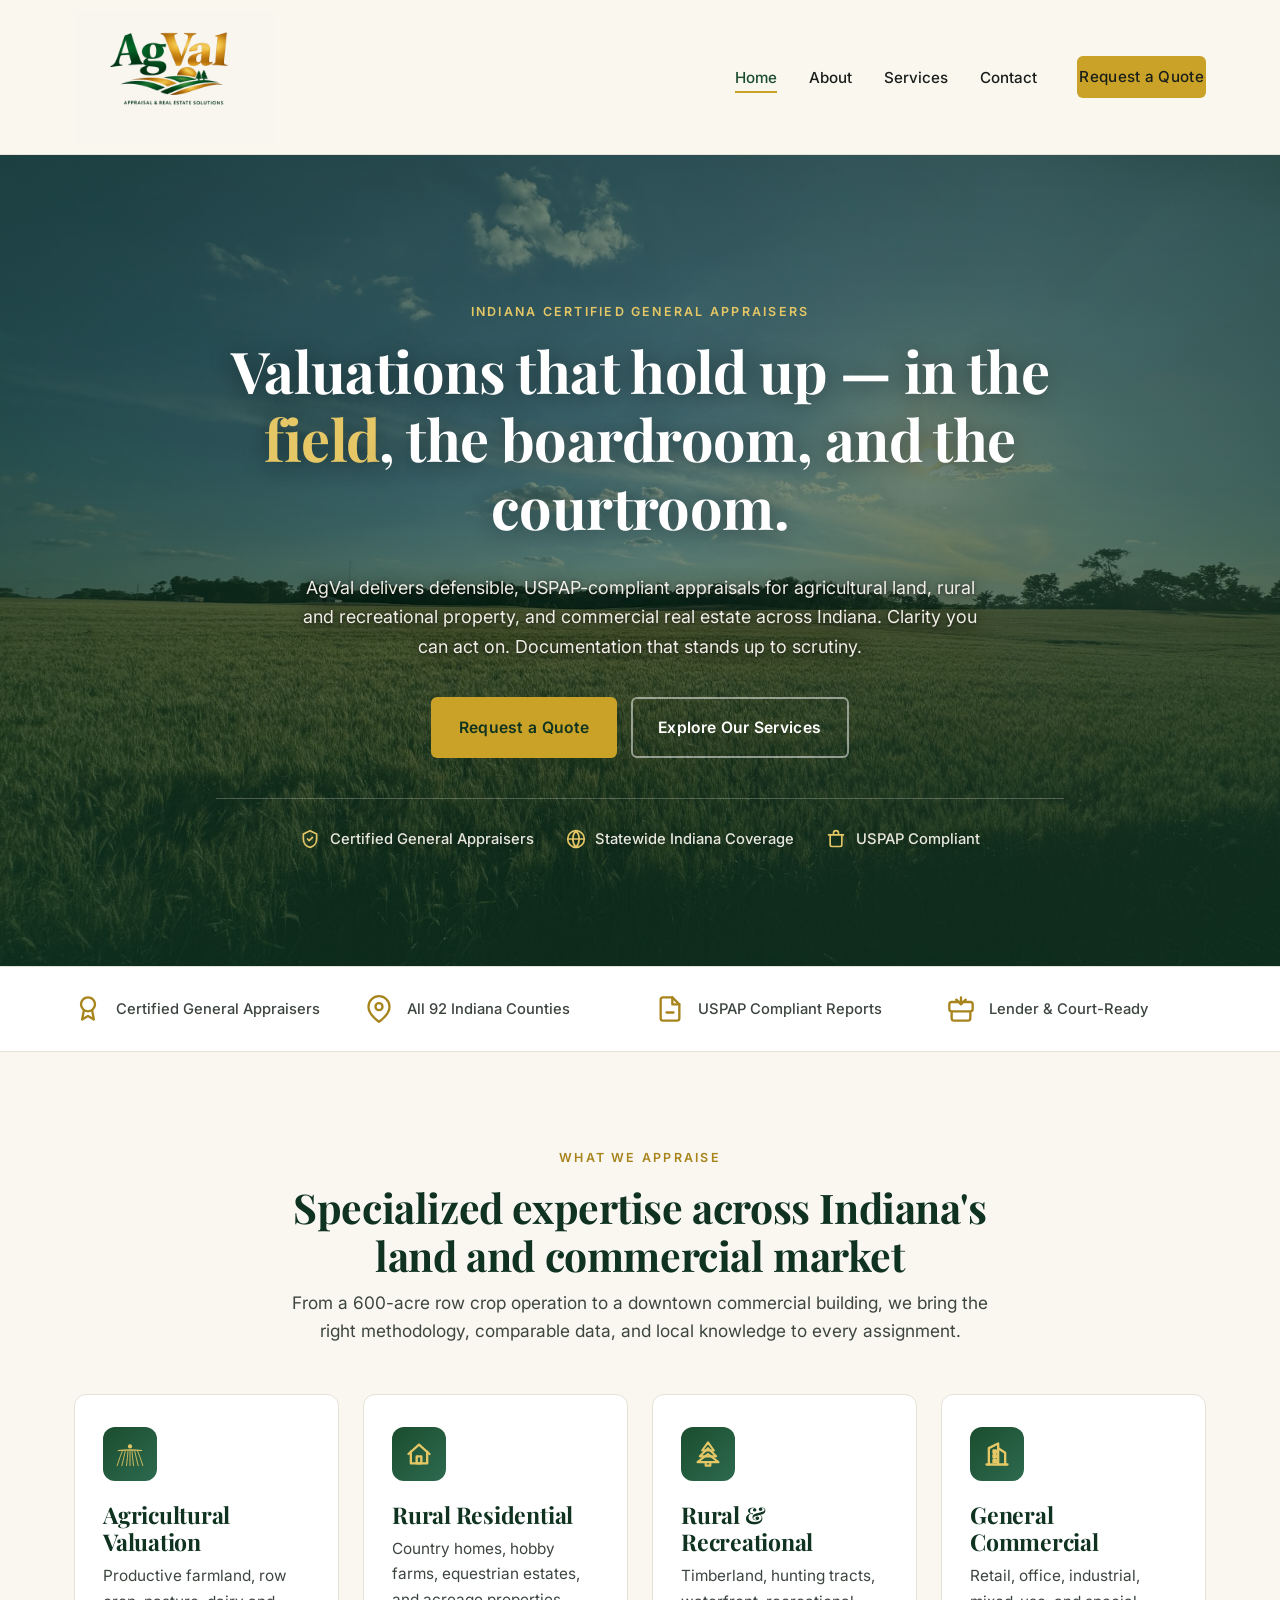
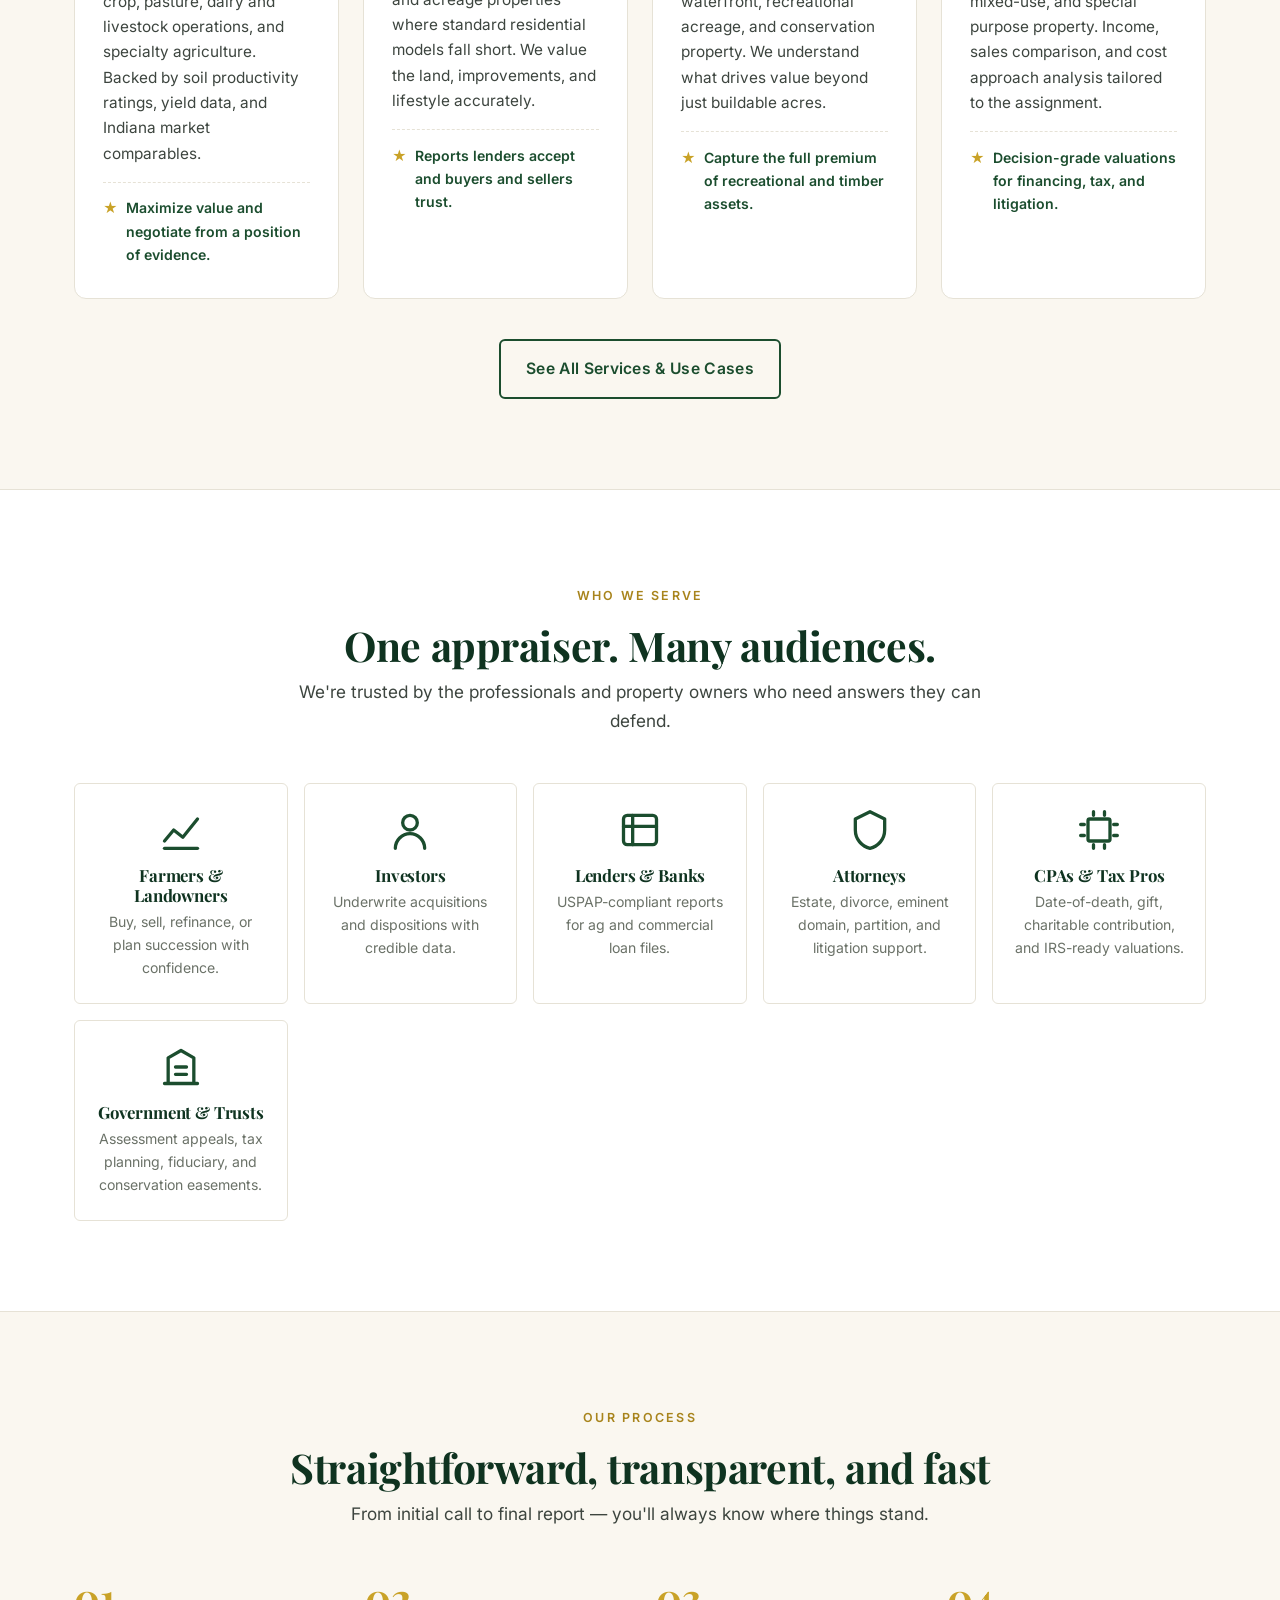
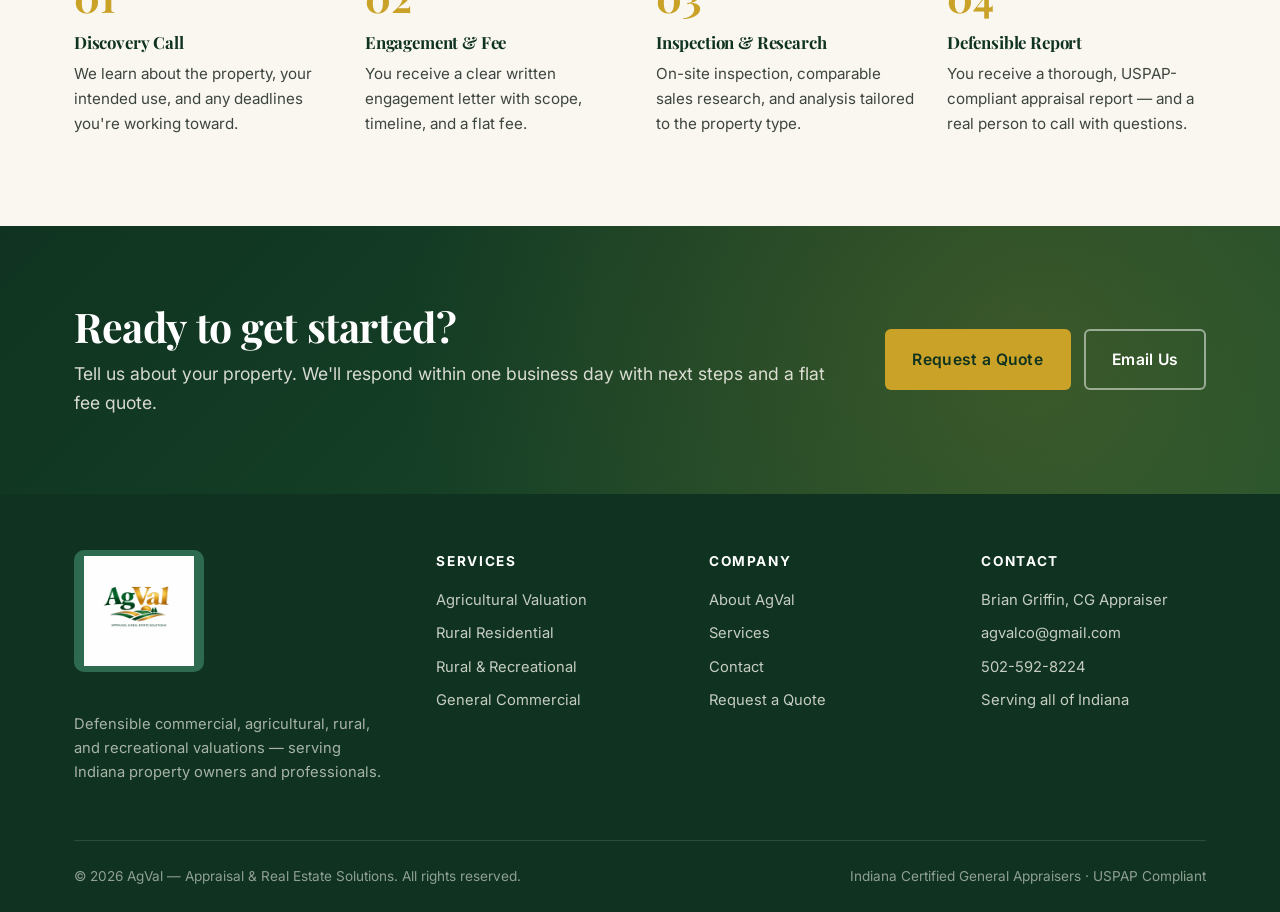
<file: index.html>
<!DOCTYPE html>
<html lang="en">
<head>
  <meta charset="UTF-8" />
  <meta name="viewport" content="width=device-width, initial-scale=1.0" />
  <title>AgVal | Indiana Commercial, Agricultural & Rural Property Appraisals</title>
  <meta name="description" content="AgVal delivers defensible, USPAP-compliant commercial appraisals across Indiana — agricultural land, rural residential, recreational property, and general commercial. Certified General Appraisers serving farmers, investors, lenders, attorneys, and CPAs." />
  <meta name="keywords" content="Indiana commercial appraiser, agricultural land appraisal, farm appraisal Indiana, rural property valuation, certified general appraiser, USPAP appraisal, recreational land appraisal" />
  <meta name="author" content="AgVal — Appraisal & Real Estate Solutions" />
  <meta name="theme-color" content="#1B4D2E" />

  <!-- Open Graph -->
  <meta property="og:type" content="website" />
  <meta property="og:title" content="AgVal | Indiana Commercial & Agricultural Appraisals" />
  <meta property="og:description" content="Certified General Appraisers serving Indiana. Defensible valuations for agriculture, rural, recreational, and commercial property." />
  <meta property="og:site_name" content="AgVal" />

  <!-- Fonts -->
  <link rel="preconnect" href="https://fonts.googleapis.com" />
  <link rel="preconnect" href="https://fonts.gstatic.com" crossorigin />
  <link href="https://fonts.googleapis.com/css2?family=Inter:wght@400;500;600;700&family=Playfair+Display:wght@600;700;800&display=swap" rel="stylesheet" />

  <link rel="stylesheet" href="styles.css" />

  <!-- Structured data -->
  <script type="application/ld+json">
  {
    "@context": "https://schema.org",
    "@type": "ProfessionalService",
    "name": "AgVal — Appraisal & Real Estate Solutions",
    "description": "Certified General Appraisers providing commercial, agricultural, rural residential, and recreational property valuations across Indiana.",
    "areaServed": { "@type": "State", "name": "Indiana" },
    "serviceType": ["Agricultural Appraisal", "Rural Residential Appraisal", "Recreational Land Appraisal", "General Commercial Appraisal"],
    "email": "agvalco@gmail.com"
  }
  </script>
</head>
<body>

  <!-- ============== HEADER ============== -->
  <header class="site-header">
    <nav class="nav" aria-label="Primary">
      <a href="index.html" class="brand" aria-label="AgVal home">
        <img src="agval-logo.png" alt="AgVal — Appraisal & Real Estate Solutions" class="brand-logo" />
      </a>

      <button class="nav-toggle" aria-label="Toggle menu" aria-expanded="false" aria-controls="primary-nav">
        <svg viewBox="0 0 24 24" fill="none" stroke="currentColor" stroke-width="2.2" stroke-linecap="round">
          <line x1="4" y1="7"  x2="20" y2="7"/>
          <line x1="4" y1="12" x2="20" y2="12"/>
          <line x1="4" y1="17" x2="20" y2="17"/>
        </svg>
      </button>

      <ul class="nav-links" id="primary-nav">
        <li><a href="index.html" class="active">Home</a></li>
        <li><a href="about.html">About</a></li>
        <li><a href="services.html">Services</a></li>
        <li><a href="contact.html">Contact</a></li>
        <li class="nav-cta"><a href="contact.html" class="btn btn-gold">Request a Quote</a></li>
      </ul>
    </nav>
  </header>

  <main>

    <!-- ============== HERO ============== -->
    <section class="hero">
      <div class="hero-inner reveal">
        <span class="eyebrow">Indiana Certified General Appraisers</span>
        <h1>Valuations that hold up — in the <span class="accent">field</span>, the boardroom, and the courtroom.</h1>
        <p class="hero-lede">
          AgVal delivers defensible, USPAP-compliant appraisals for agricultural land, rural and recreational property, and commercial real estate across Indiana. Clarity you can act on. Documentation that stands up to scrutiny.
        </p>
        <div class="hero-ctas">
          <a href="contact.html" class="btn btn-gold">Request a Quote</a>
          <a href="services.html" class="btn btn-outline-light">Explore Our Services</a>
        </div>
        <div class="hero-meta">
          <div class="hero-meta-item">
            <svg viewBox="0 0 24 24" fill="none" stroke="currentColor" stroke-width="2" stroke-linecap="round" stroke-linejoin="round"><path d="M12 2 L4 6 v6 c0 5 3.5 9 8 10 4.5-1 8-5 8-10 V6 z"/><path d="M9 12 l2 2 4-4"/></svg>
            Certified General Appraisers
          </div>
          <div class="hero-meta-item">
            <svg viewBox="0 0 24 24" fill="none" stroke="currentColor" stroke-width="2" stroke-linecap="round" stroke-linejoin="round"><circle cx="12" cy="12" r="10"/><path d="M2 12h20M12 2a15 15 0 0 1 0 20M12 2a15 15 0 0 0 0 20"/></svg>
            Statewide Indiana Coverage
          </div>
          <div class="hero-meta-item">
            <svg viewBox="0 0 24 24" fill="none" stroke="currentColor" stroke-width="2" stroke-linecap="round" stroke-linejoin="round"><path d="M3 7h18M5 7v12a2 2 0 0 0 2 2h10a2 2 0 0 0 2-2V7M9 7V5a3 3 0 0 1 6 0v2"/></svg>
            USPAP Compliant
          </div>
        </div>
      </div>
    </section>

    <!-- ============== TRUST BAR ============== -->
    <section class="trust-bar" aria-label="Credentials">
      <div class="container">
        <div class="trust-grid">
          <div class="trust-item">
            <svg viewBox="0 0 24 24" fill="none" stroke="currentColor" stroke-width="2" stroke-linecap="round" stroke-linejoin="round"><circle cx="12" cy="8" r="6"/><path d="m8.5 13-1.5 8 5-3 5 3-1.5-8"/></svg>
            <span>Certified General Appraisers</span>
          </div>
          <div class="trust-item">
            <svg viewBox="0 0 24 24" fill="none" stroke="currentColor" stroke-width="2" stroke-linecap="round" stroke-linejoin="round"><path d="M21 10c0 7-9 13-9 13s-9-6-9-13a9 9 0 0 1 18 0z"/><circle cx="12" cy="10" r="3"/></svg>
            <span>All 92 Indiana Counties</span>
          </div>
          <div class="trust-item">
            <svg viewBox="0 0 24 24" fill="none" stroke="currentColor" stroke-width="2" stroke-linecap="round" stroke-linejoin="round"><path d="M14 2H6a2 2 0 0 0-2 2v16a2 2 0 0 0 2 2h12a2 2 0 0 0 2-2V8z"/><polyline points="14 2 14 8 20 8"/><line x1="9" y1="15" x2="15" y2="15"/></svg>
            <span>USPAP Compliant Reports</span>
          </div>
          <div class="trust-item">
            <svg viewBox="0 0 24 24" fill="none" stroke="currentColor" stroke-width="2" stroke-linecap="round" stroke-linejoin="round"><path d="M12 2v6m0 0 4-4m-4 4L8 4M4 14h16M4 14a2 2 0 0 1-2-2V8a2 2 0 0 1 2-2h16a2 2 0 0 1 2 2v4a2 2 0 0 1-2 2M4 14v6a2 2 0 0 0 2 2h12a2 2 0 0 0 2-2v-6"/></svg>
            <span>Lender &amp; Court-Ready</span>
          </div>
        </div>
      </div>
    </section>

    <!-- ============== SERVICES OVERVIEW ============== -->
    <section id="services">
      <div class="container">
        <div class="section-head reveal">
          <span class="eyebrow">What We Appraise</span>
          <h2>Specialized expertise across Indiana's land and commercial market</h2>
          <p>From a 600-acre row crop operation to a downtown commercial building, we bring the right methodology, comparable data, and local knowledge to every assignment.</p>
        </div>

        <div class="services-grid">
          <article class="service-card reveal">
            <div class="service-icon" aria-hidden="true">
              <svg viewBox="0 0 24 24">
                <!-- Sun on the horizon -->
                <circle cx="12" cy="5.5" r="1.8" fill="currentColor"/>
                <!-- Horizon line (slight curve) -->
                <path d="M2 9 Q12 7.8 22 9" stroke="currentColor" stroke-width="1" stroke-linecap="round" fill="none"/>
                <!-- Field rows in perspective, fanning toward the viewer -->
                <g stroke="currentColor" stroke-width="0.75" stroke-linecap="round" fill="none">
                  <path d="M5.5  9.4 Q3.5  14  1   22"/>
                  <path d="M8    9.2 Q7    14  5   22"/>
                  <path d="M10.3 9.1 Q10   14  9   22"/>
                  <path d="M12   9   Q12   14 12   22"/>
                  <path d="M13.7 9.1 Q14   14 15   22"/>
                  <path d="M16   9.2 Q17   14 19   22"/>
                  <path d="M18.5 9.4 Q20.5 14 23  22"/>
                </g>
              </svg>
            </div>
            <h3>Agricultural Valuation</h3>
            <p>Productive farmland, row crop, pasture, dairy and livestock operations, and specialty agriculture. Backed by soil productivity ratings, yield data, and Indiana market comparables.</p>
            <div class="benefit">Maximize value and negotiate from a position of evidence.</div>
          </article>

          <article class="service-card reveal">
            <div class="service-icon" aria-hidden="true">
              <svg viewBox="0 0 24 24" fill="none" stroke="currentColor" stroke-width="2" stroke-linecap="round" stroke-linejoin="round"><path d="M3 12 12 4l9 8"/><path d="M5 10v10h14V10"/><rect x="10" y="14" width="4" height="6"/></svg>
            </div>
            <h3>Rural Residential</h3>
            <p>Country homes, hobby farms, equestrian estates, and acreage properties where standard residential models fall short. We value the land, improvements, and lifestyle accurately.</p>
            <div class="benefit">Reports lenders accept and buyers and sellers trust.</div>
          </article>

          <article class="service-card reveal">
            <div class="service-icon" aria-hidden="true">
              <svg viewBox="0 0 24 24" fill="none" stroke="currentColor" stroke-width="1.8" stroke-linecap="round" stroke-linejoin="round">
                <path d="M12 2 L7 9 L17 9 Z"/>
                <path d="M12 7 L5 14 L19 14 Z"/>
                <path d="M12 12 L3 19 L21 19 Z"/>
                <path d="M10 19 V22 H14 V19"/>
              </svg>
            </div>
            <h3>Rural &amp; Recreational</h3>
            <p>Timberland, hunting tracts, waterfront, recreational acreage, and conservation property. We understand what drives value beyond just buildable acres.</p>
            <div class="benefit">Capture the full premium of recreational and timber assets.</div>
          </article>

          <article class="service-card reveal">
            <div class="service-icon" aria-hidden="true">
              <svg viewBox="0 0 24 24" fill="none" stroke="currentColor" stroke-width="2" stroke-linecap="round" stroke-linejoin="round"><path d="M3 21h18"/><path d="M5 21V7l8-4v18"/><path d="M19 21V11l-6-4"/><rect x="9" y="9" width="2" height="2"/><rect x="9" y="13" width="2" height="2"/><rect x="9" y="17" width="2" height="2"/></svg>
            </div>
            <h3>General Commercial</h3>
            <p>Retail, office, industrial, mixed-use, and special purpose property. Income, sales comparison, and cost approach analysis tailored to the assignment.</p>
            <div class="benefit">Decision-grade valuations for financing, tax, and litigation.</div>
          </article>
        </div>

        <div style="text-align:center; margin-top: 2.5rem;">
          <a href="services.html" class="btn btn-outline">See All Services &amp; Use Cases</a>
        </div>
      </div>
    </section>

    <!-- ============== WHO WE SERVE ============== -->
    <section style="background: var(--paper); border-top: 1px solid var(--hairline); border-bottom: 1px solid var(--hairline);">
      <div class="container">
        <div class="section-head reveal">
          <span class="eyebrow">Who We Serve</span>
          <h2>One appraiser. Many audiences.</h2>
          <p>We're trusted by the professionals and property owners who need answers they can defend.</p>
        </div>
        <div class="audience-grid">
          <div class="audience-card reveal">
            <svg class="icon" viewBox="0 0 24 24" fill="none" stroke="currentColor" stroke-width="1.8" stroke-linecap="round" stroke-linejoin="round"><path d="M3 18 L8 12 L13 16 L21 6"/><path d="M3 22h18"/></svg>
            <h4>Farmers &amp; Landowners</h4>
            <p>Buy, sell, refinance, or plan succession with confidence.</p>
          </div>
          <div class="audience-card reveal">
            <svg class="icon" viewBox="0 0 24 24" fill="none" stroke="currentColor" stroke-width="1.8" stroke-linecap="round" stroke-linejoin="round"><circle cx="12" cy="8" r="4"/><path d="M4 22a8 8 0 0 1 16 0"/></svg>
            <h4>Investors</h4>
            <p>Underwrite acquisitions and dispositions with credible data.</p>
          </div>
          <div class="audience-card reveal">
            <svg class="icon" viewBox="0 0 24 24" fill="none" stroke="currentColor" stroke-width="1.8" stroke-linecap="round" stroke-linejoin="round"><rect x="3" y="4" width="18" height="16" rx="2"/><path d="M3 10h18M8 4v16"/></svg>
            <h4>Lenders &amp; Banks</h4>
            <p>USPAP-compliant reports for ag and commercial loan files.</p>
          </div>
          <div class="audience-card reveal">
            <svg class="icon" viewBox="0 0 24 24" fill="none" stroke="currentColor" stroke-width="1.8" stroke-linecap="round" stroke-linejoin="round"><path d="M12 2 L4 6 v6 c0 5 3.5 9 8 10 4.5-1 8-5 8-10 V6 z"/></svg>
            <h4>Attorneys</h4>
            <p>Estate, divorce, eminent domain, partition, and litigation support.</p>
          </div>
          <div class="audience-card reveal">
            <svg class="icon" viewBox="0 0 24 24" fill="none" stroke="currentColor" stroke-width="1.8" stroke-linecap="round" stroke-linejoin="round"><path d="M9 2v2M15 2v2M9 20v2M15 20v2M2 9h2M2 15h2M20 9h2M20 15h2"/><rect x="6" y="6" width="12" height="12" rx="1"/></svg>
            <h4>CPAs &amp; Tax Pros</h4>
            <p>Date-of-death, gift, charitable contribution, and IRS-ready valuations.</p>
          </div>
          <div class="audience-card reveal">
            <svg class="icon" viewBox="0 0 24 24" fill="none" stroke="currentColor" stroke-width="1.8" stroke-linecap="round" stroke-linejoin="round"><path d="M3 21h18M5 21V7l7-4 7 4v14"/><path d="M9 12h6M9 16h6"/></svg>
            <h4>Government &amp; Trusts</h4>
            <p>Assessment appeals, tax planning, fiduciary, and conservation easements.</p>
          </div>
        </div>
      </div>
    </section>

    <!-- ============== PROCESS ============== -->
    <section>
      <div class="container">
        <div class="section-head reveal">
          <span class="eyebrow">Our Process</span>
          <h2>Straightforward, transparent, and fast</h2>
          <p>From initial call to final report — you'll always know where things stand.</p>
        </div>
        <div class="steps">
          <div class="step reveal">
            <h4>Discovery Call</h4>
            <p>We learn about the property, your intended use, and any deadlines you're working toward.</p>
          </div>
          <div class="step reveal">
            <h4>Engagement &amp; Fee</h4>
            <p>You receive a clear written engagement letter with scope, timeline, and a flat fee.</p>
          </div>
          <div class="step reveal">
            <h4>Inspection &amp; Research</h4>
            <p>On-site inspection, comparable sales research, and analysis tailored to the property type.</p>
          </div>
          <div class="step reveal">
            <h4>Defensible Report</h4>
            <p>You receive a thorough, USPAP-compliant appraisal report — and a real person to call with questions.</p>
          </div>
        </div>
      </div>
    </section>

    <!-- ============== REVIEWS ============== -->
    <!-- HIDDEN until real client reviews are collected. To re-enable, delete this
         opening comment line and the matching "END HIDDEN REVIEWS" comment below. -->
    <!--
    <section class="reviews" style="background: var(--paper); border-top: 1px solid var(--hairline); border-bottom: 1px solid var(--hairline);">
      <div class="container">
        <div class="section-head reveal">
          <span class="eyebrow">Client Reviews</span>
          <h2>What clients say about working with AgVal</h2>
          <p>Lenders, landowners, and professionals across Indiana rely on our reports when the value has to hold up.</p>
        </div>

        <div class="reviews-grid">
          <article class="review-card reveal">
            <div class="review-stars" role="img" aria-label="Rated 5 out of 5 stars">
              <svg viewBox="0 0 24 24" aria-hidden="true"><path d="M12 2l2.9 6.1 6.6.9-4.8 4.6 1.2 6.6L12 18.6 6.1 20.2l1.2-6.6L2.5 9l6.6-.9z"/></svg>
              <svg viewBox="0 0 24 24" aria-hidden="true"><path d="M12 2l2.9 6.1 6.6.9-4.8 4.6 1.2 6.6L12 18.6 6.1 20.2l1.2-6.6L2.5 9l6.6-.9z"/></svg>
              <svg viewBox="0 0 24 24" aria-hidden="true"><path d="M12 2l2.9 6.1 6.6.9-4.8 4.6 1.2 6.6L12 18.6 6.1 20.2l1.2-6.6L2.5 9l6.6-.9z"/></svg>
              <svg viewBox="0 0 24 24" aria-hidden="true"><path d="M12 2l2.9 6.1 6.6.9-4.8 4.6 1.2 6.6L12 18.6 6.1 20.2l1.2-6.6L2.5 9l6.6-.9z"/></svg>
              <svg viewBox="0 0 24 24" aria-hidden="true"><path d="M12 2l2.9 6.1 6.6.9-4.8 4.6 1.2 6.6L12 18.6 6.1 20.2l1.2-6.6L2.5 9l6.6-.9z"/></svg>
            </div>
            <p class="review-quote">The report was thorough, well-supported, and delivered on time. When our loan committee had questions, every answer was already in the appraisal. Exactly what we needed.</p>
            <div class="review-author">
              <span class="review-name">Placeholder Name</span>
              <span class="review-role">Agricultural Lender, Central Indiana</span>
            </div>
          </article>

          <article class="review-card reveal">
            <div class="review-stars" role="img" aria-label="Rated 5 out of 5 stars">
              <svg viewBox="0 0 24 24" aria-hidden="true"><path d="M12 2l2.9 6.1 6.6.9-4.8 4.6 1.2 6.6L12 18.6 6.1 20.2l1.2-6.6L2.5 9l6.6-.9z"/></svg>
              <svg viewBox="0 0 24 24" aria-hidden="true"><path d="M12 2l2.9 6.1 6.6.9-4.8 4.6 1.2 6.6L12 18.6 6.1 20.2l1.2-6.6L2.5 9l6.6-.9z"/></svg>
              <svg viewBox="0 0 24 24" aria-hidden="true"><path d="M12 2l2.9 6.1 6.6.9-4.8 4.6 1.2 6.6L12 18.6 6.1 20.2l1.2-6.6L2.5 9l6.6-.9z"/></svg>
              <svg viewBox="0 0 24 24" aria-hidden="true"><path d="M12 2l2.9 6.1 6.6.9-4.8 4.6 1.2 6.6L12 18.6 6.1 20.2l1.2-6.6L2.5 9l6.6-.9z"/></svg>
              <svg viewBox="0 0 24 24" aria-hidden="true"><path d="M12 2l2.9 6.1 6.6.9-4.8 4.6 1.2 6.6L12 18.6 6.1 20.2l1.2-6.6L2.5 9l6.6-.9z"/></svg>
            </div>
            <p class="review-quote">Brian understood our family farm and what it was really worth — not just the acreage. The valuation held up through the entire estate process without a single objection.</p>
            <div class="review-author">
              <span class="review-name">Placeholder Name</span>
              <span class="review-role">Landowner, Northern Indiana</span>
            </div>
          </article>

          <article class="review-card reveal">
            <div class="review-stars" role="img" aria-label="Rated 5 out of 5 stars">
              <svg viewBox="0 0 24 24" aria-hidden="true"><path d="M12 2l2.9 6.1 6.6.9-4.8 4.6 1.2 6.6L12 18.6 6.1 20.2l1.2-6.6L2.5 9l6.6-.9z"/></svg>
              <svg viewBox="0 0 24 24" aria-hidden="true"><path d="M12 2l2.9 6.1 6.6.9-4.8 4.6 1.2 6.6L12 18.6 6.1 20.2l1.2-6.6L2.5 9l6.6-.9z"/></svg>
              <svg viewBox="0 0 24 24" aria-hidden="true"><path d="M12 2l2.9 6.1 6.6.9-4.8 4.6 1.2 6.6L12 18.6 6.1 20.2l1.2-6.6L2.5 9l6.6-.9z"/></svg>
              <svg viewBox="0 0 24 24" aria-hidden="true"><path d="M12 2l2.9 6.1 6.6.9-4.8 4.6 1.2 6.6L12 18.6 6.1 20.2l1.2-6.6L2.5 9l6.6-.9z"/></svg>
              <svg viewBox="0 0 24 24" aria-hidden="true"><path d="M12 2l2.9 6.1 6.6.9-4.8 4.6 1.2 6.6L12 18.6 6.1 20.2l1.2-6.6L2.5 9l6.6-.9z"/></svg>
            </div>
            <p class="review-quote">We've used AgVal for several commercial assignments. The analysis is defensible, the communication is clear, and the turnaround is faster than anyone else we've worked with.</p>
            <div class="review-author">
              <span class="review-name">Placeholder Name</span>
              <span class="review-role">Real Estate Attorney, Indianapolis</span>
            </div>
          </article>
        </div>
      </div>
    </section>
    -->
    <!-- END HIDDEN REVIEWS -->

    <!-- ============== CTA BAND ============== -->
    <section class="cta-band">
      <div class="container">
        <div>
          <h2>Ready to get started?</h2>
          <p>Tell us about your property. We'll respond within one business day with next steps and a flat fee quote.</p>
        </div>
        <div class="cta-band-actions">
          <a href="contact.html" class="btn btn-gold">Request a Quote</a>
          <a href="mailto:agvalco@gmail.com" class="btn btn-outline-light">Email Us</a>
        </div>
      </div>
    </section>

  </main>

  <!-- ============== FOOTER ============== -->
  <footer class="site-footer">
    <div class="container">
      <div class="footer-grid">
        <div class="footer-brand">
          <a href="index.html" class="brand" aria-label="AgVal home">
            <img src="agval-logo.png" alt="AgVal — Appraisal & Real Estate Solutions" class="brand-logo brand-logo--footer" />
          </a>
          <p>Defensible commercial, agricultural, rural, and recreational valuations — serving Indiana property owners and professionals.</p>
        </div>
        <div class="footer-col">
          <h5>Services</h5>
          <ul>
            <li><a href="services.html#agricultural">Agricultural Valuation</a></li>
            <li><a href="services.html#rural-residential">Rural Residential</a></li>
            <li><a href="services.html#recreational">Rural &amp; Recreational</a></li>
            <li><a href="services.html#commercial">General Commercial</a></li>
          </ul>
        </div>
        <div class="footer-col">
          <h5>Company</h5>
          <ul>
            <li><a href="about.html">About AgVal</a></li>
            <li><a href="services.html">Services</a></li>
            <li><a href="contact.html">Contact</a></li>
            <li><a href="contact.html">Request a Quote</a></li>
          </ul>
        </div>
        <div class="footer-col">
          <h5>Contact</h5>
          <ul>
            <li>Brian Griffin, CG Appraiser</li>
            <li><a href="mailto:agvalco@gmail.com">agvalco@gmail.com</a></li>
            <li><a href="tel:+15025928224">502-592-8224</a></li>
            <li>Serving all of Indiana</li>
          </ul>
        </div>
      </div>
      <div class="footer-bottom">
        <div>&copy; <span data-year>2026</span> AgVal — Appraisal &amp; Real Estate Solutions. All rights reserved.</div>
        <div>Indiana Certified General Appraisers · USPAP Compliant</div>
      </div>
    </div>
  </footer>

  <script src="script.js"></script>
</body>
</html>
</file>
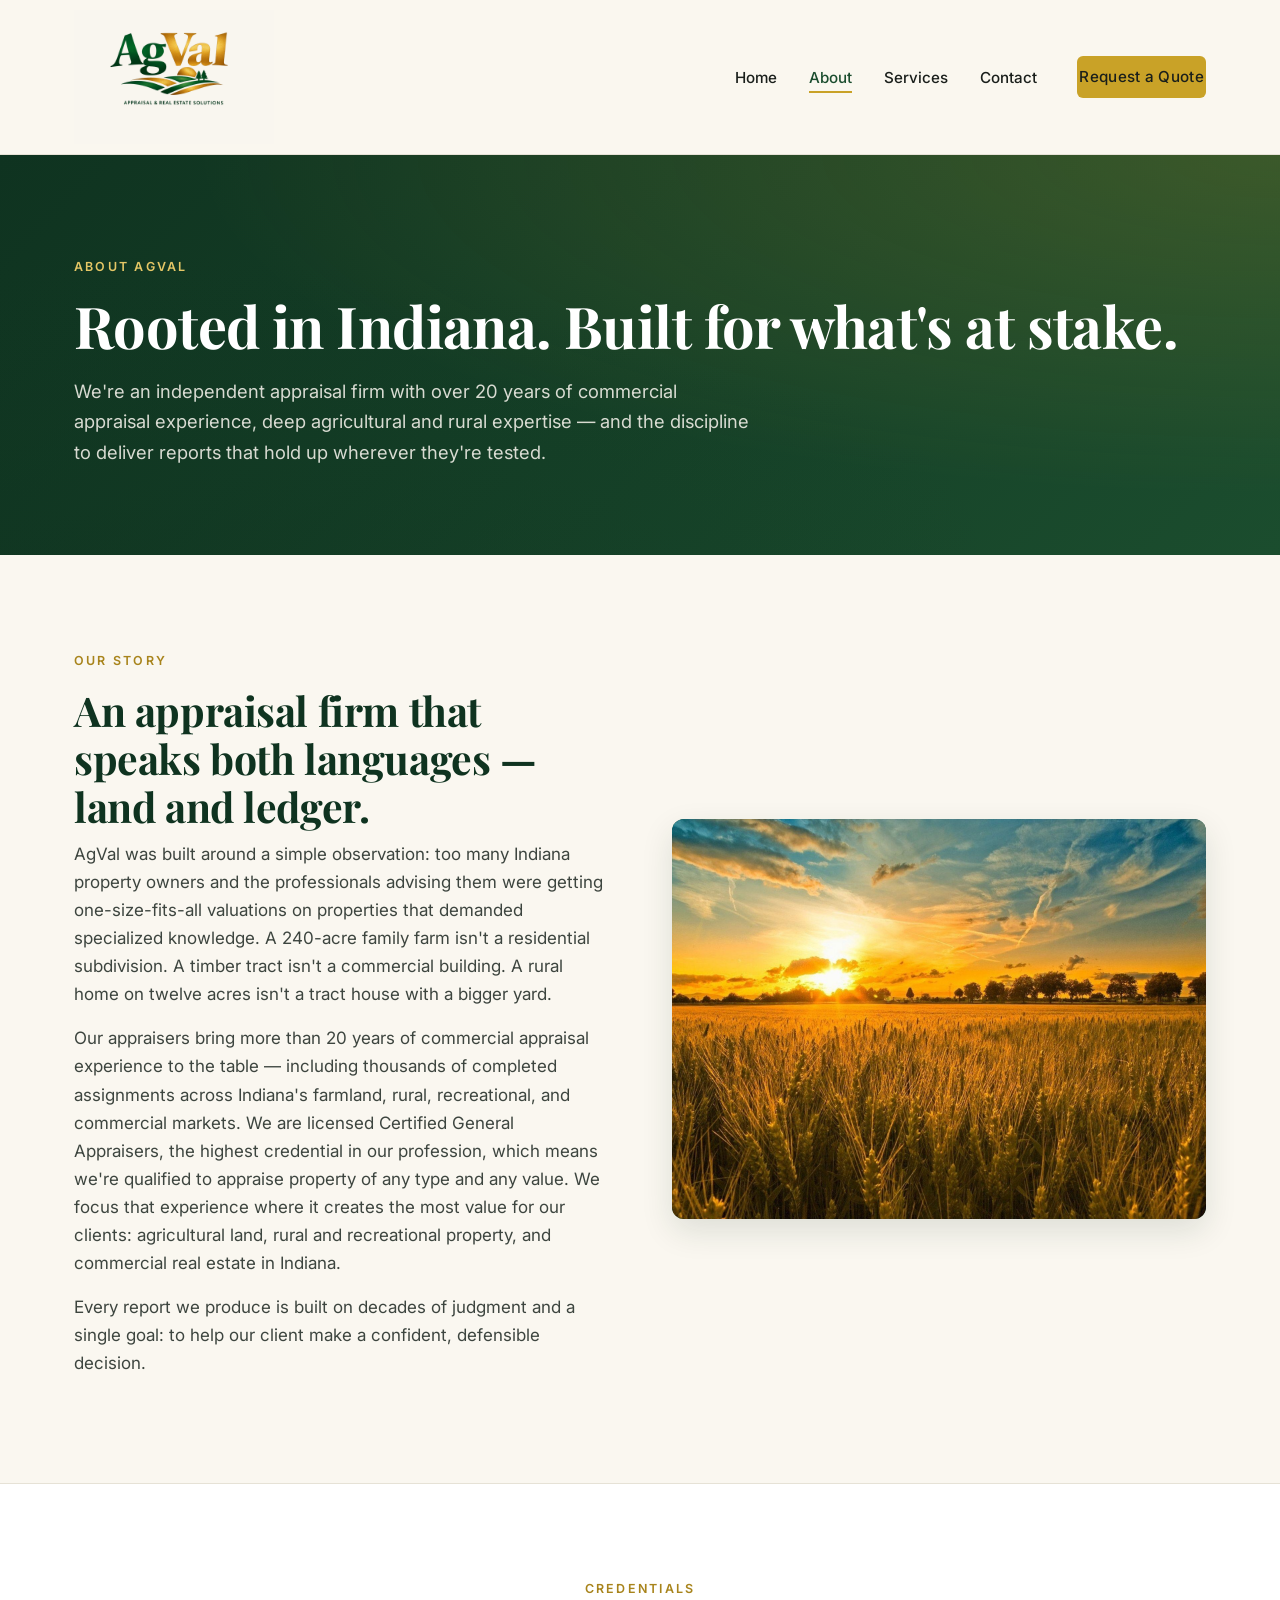
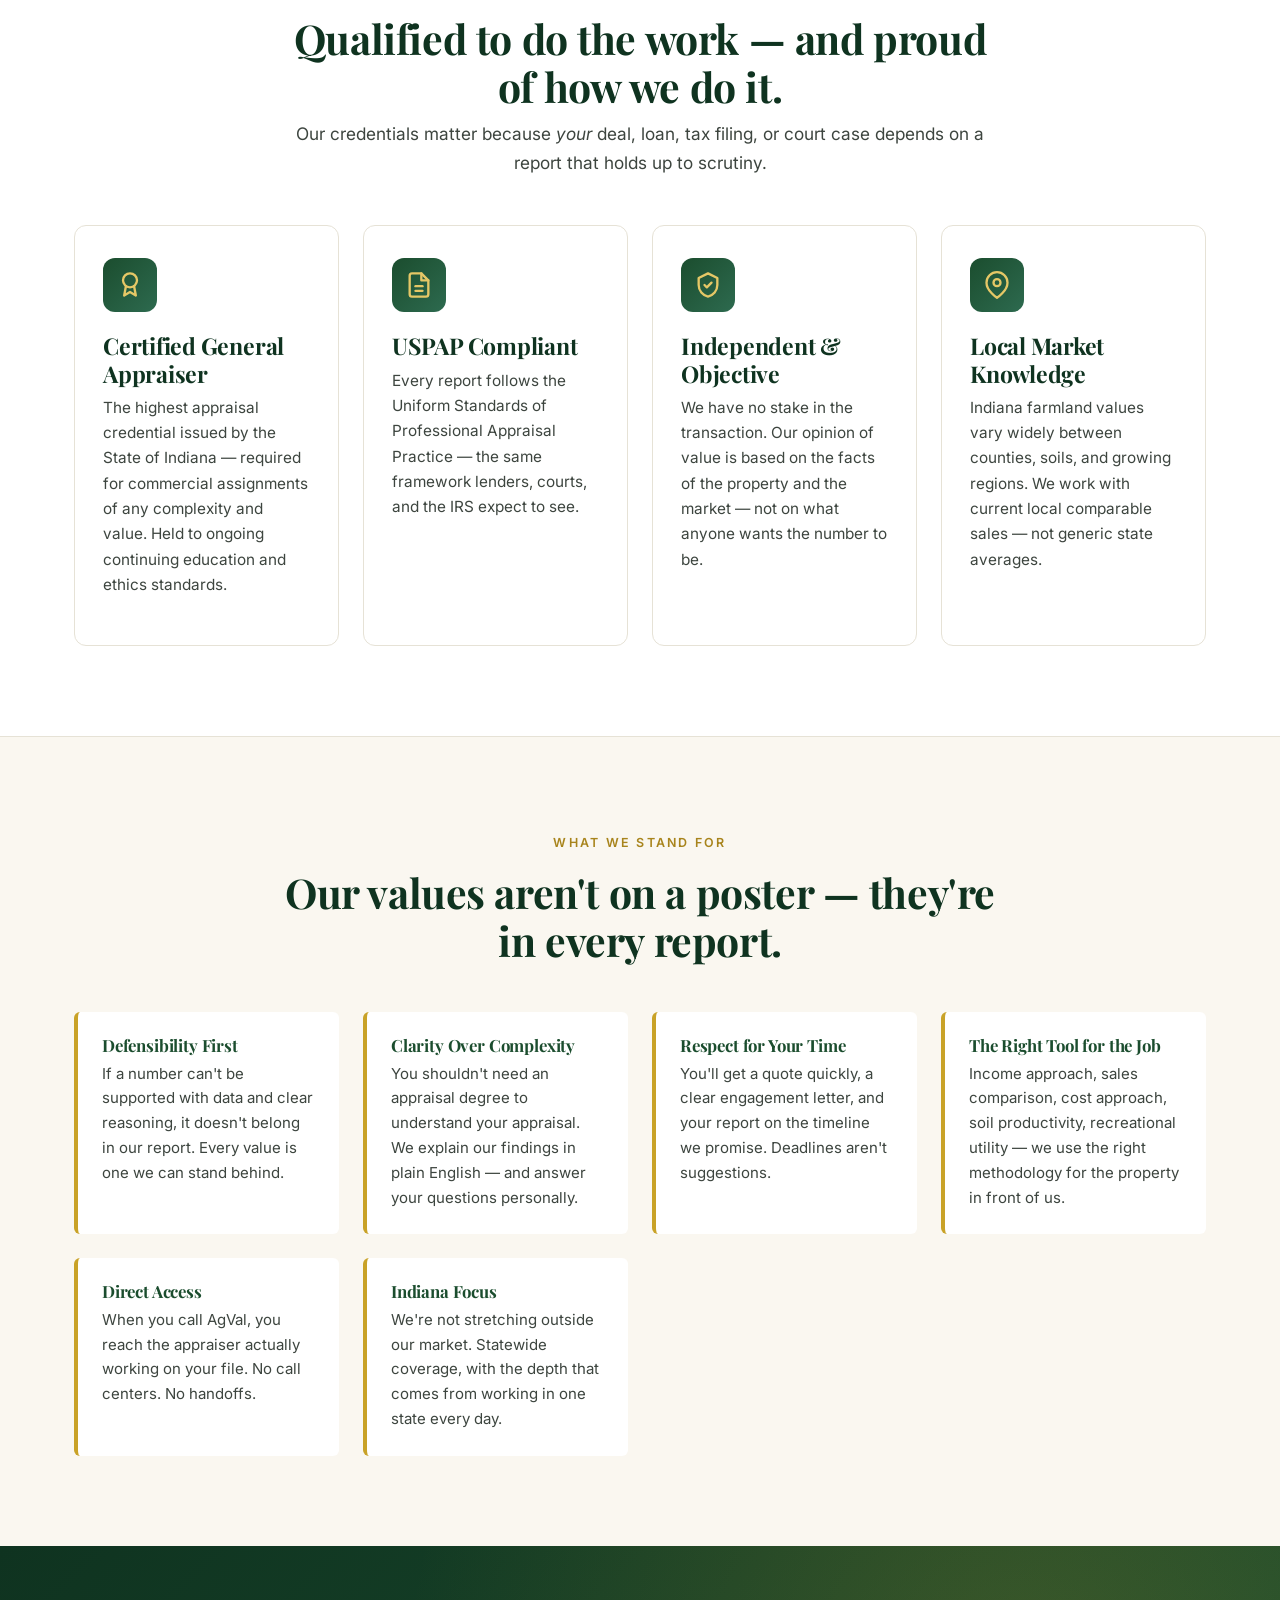
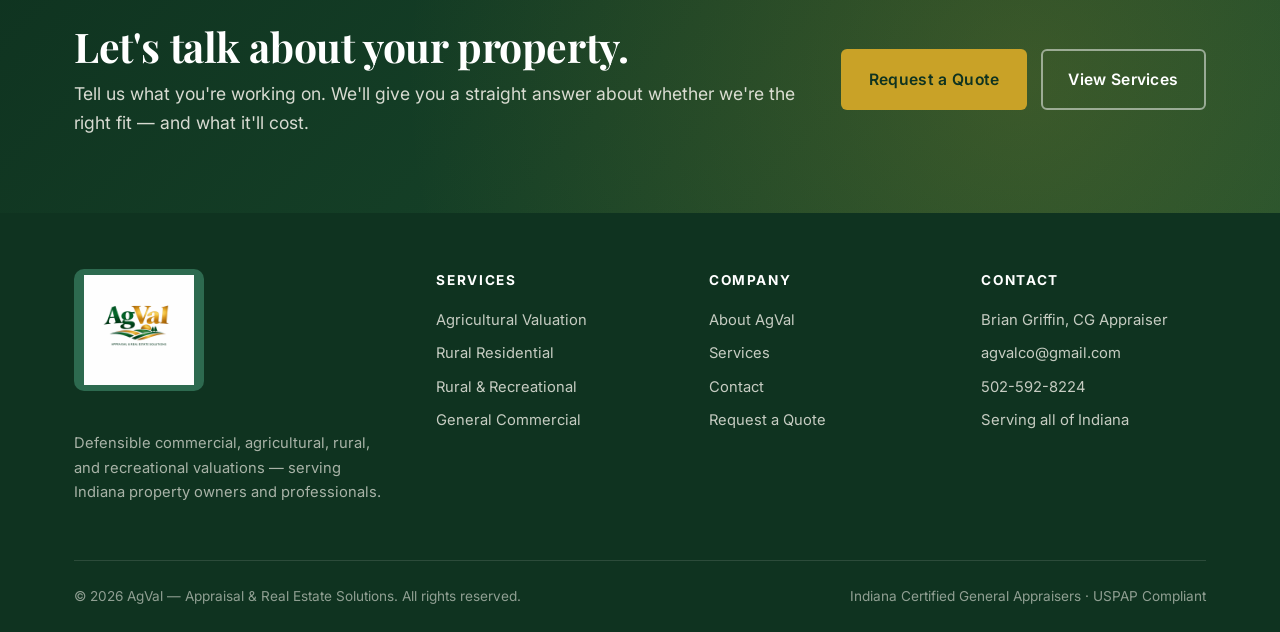
<file: about.html>
<!DOCTYPE html>
<html lang="en">
<head>
  <meta charset="UTF-8" />
  <meta name="viewport" content="width=device-width, initial-scale=1.0" />
  <title>About AgVal | Indiana Certified General Appraisers</title>
  <meta name="description" content="AgVal is an Indiana-based commercial appraisal firm built on agricultural and rural expertise. Learn about our credentials, values, and commitment to defensible, decision-grade valuations." />
  <meta name="keywords" content="Indiana certified general appraiser, ag appraiser Indiana, rural appraisal firm, AgVal about" />
  <meta name="theme-color" content="#1B4D2E" />

  <link rel="preconnect" href="https://fonts.googleapis.com" />
  <link rel="preconnect" href="https://fonts.gstatic.com" crossorigin />
  <link href="https://fonts.googleapis.com/css2?family=Inter:wght@400;500;600;700&family=Playfair+Display:wght@600;700;800&display=swap" rel="stylesheet" />
  <link rel="stylesheet" href="styles.css" />
</head>
<body>

  <header class="site-header">
    <nav class="nav" aria-label="Primary">
      <a href="index.html" class="brand" aria-label="AgVal home">
        <img src="agval-logo.png" alt="AgVal — Appraisal & Real Estate Solutions" class="brand-logo" />
      </a>
      <button class="nav-toggle" aria-label="Toggle menu" aria-expanded="false" aria-controls="primary-nav">
        <svg viewBox="0 0 24 24" fill="none" stroke="currentColor" stroke-width="2.2" stroke-linecap="round"><line x1="4" y1="7"  x2="20" y2="7"/><line x1="4" y1="12" x2="20" y2="12"/><line x1="4" y1="17" x2="20" y2="17"/></svg>
      </button>
      <ul class="nav-links" id="primary-nav">
        <li><a href="index.html">Home</a></li>
        <li><a href="about.html" class="active">About</a></li>
        <li><a href="services.html">Services</a></li>
        <li><a href="contact.html">Contact</a></li>
        <li class="nav-cta"><a href="contact.html" class="btn btn-gold">Request a Quote</a></li>
      </ul>
    </nav>
  </header>

  <main>

    <!-- ============== PAGE HEADER ============== -->
    <section class="page-header">
      <div class="container">
        <span class="eyebrow">About AgVal</span>
        <h1>Rooted in Indiana. Built for what's at stake.</h1>
        <p>We're an independent appraisal firm with over 20 years of commercial appraisal experience, deep agricultural and rural expertise — and the discipline to deliver reports that hold up wherever they're tested.</p>
      </div>
    </section>

    <!-- ============== OUR STORY ============== -->
    <section>
      <div class="container">
        <div class="split">
          <div class="reveal">
            <span class="eyebrow">Our Story</span>
            <h2>An appraisal firm that speaks both languages — land and ledger.</h2>
            <p>AgVal was built around a simple observation: too many Indiana property owners and the professionals advising them were getting one-size-fits-all valuations on properties that demanded specialized knowledge. A 240-acre family farm isn't a residential subdivision. A timber tract isn't a commercial building. A rural home on twelve acres isn't a tract house with a bigger yard.</p>
            <p>Our appraisers bring more than 20 years of commercial appraisal experience to the table — including thousands of completed assignments across Indiana's farmland, rural, recreational, and commercial markets. We are licensed Certified General Appraisers, the highest credential in our profession, which means we're qualified to appraise property of any type and any value. We focus that experience where it creates the most value for our clients: agricultural land, rural and recreational property, and commercial real estate in Indiana.</p>
            <p>Every report we produce is built on decades of judgment and a single goal: to help our client make a confident, defensible decision.</p>
          </div>
          <div class="split-image reveal">
            <img src="farm-background-wheat.jpg" alt="Indiana wheat field at sunset" loading="lazy" />
          </div>
        </div>
      </div>
    </section>

    <!-- ============== CREDENTIALS ============== -->
    <section style="background: var(--paper); border-top: 1px solid var(--hairline); border-bottom: 1px solid var(--hairline);">
      <div class="container">
        <div class="section-head reveal">
          <span class="eyebrow">Credentials</span>
          <h2>Qualified to do the work — and proud of how we do it.</h2>
          <p>Our credentials matter because <em>your</em> deal, loan, tax filing, or court case depends on a report that holds up to scrutiny.</p>
        </div>

        <div class="services-grid">
          <article class="service-card reveal">
            <div class="service-icon" aria-hidden="true">
              <svg viewBox="0 0 24 24" fill="none" stroke="currentColor" stroke-width="2" stroke-linecap="round" stroke-linejoin="round"><circle cx="12" cy="8" r="6"/><path d="m8.5 13-1.5 8 5-3 5 3-1.5-8"/></svg>
            </div>
            <h3>Certified General Appraiser</h3>
            <p>The highest appraisal credential issued by the State of Indiana — required for commercial assignments of any complexity and value. Held to ongoing continuing education and ethics standards.</p>
          </article>

          <article class="service-card reveal">
            <div class="service-icon" aria-hidden="true">
              <svg viewBox="0 0 24 24" fill="none" stroke="currentColor" stroke-width="2" stroke-linecap="round" stroke-linejoin="round"><path d="M14 2H6a2 2 0 0 0-2 2v16a2 2 0 0 0 2 2h12a2 2 0 0 0 2-2V8z"/><polyline points="14 2 14 8 20 8"/><line x1="9" y1="13" x2="15" y2="13"/><line x1="9" y1="17" x2="15" y2="17"/></svg>
            </div>
            <h3>USPAP Compliant</h3>
            <p>Every report follows the Uniform Standards of Professional Appraisal Practice — the same framework lenders, courts, and the IRS expect to see.</p>
          </article>

          <article class="service-card reveal">
            <div class="service-icon" aria-hidden="true">
              <svg viewBox="0 0 24 24" fill="none" stroke="currentColor" stroke-width="2" stroke-linecap="round" stroke-linejoin="round"><path d="M12 2 L4 6 v6 c0 5 3.5 9 8 10 4.5-1 8-5 8-10 V6 z"/><path d="M9 12 l2 2 4-4"/></svg>
            </div>
            <h3>Independent &amp; Objective</h3>
            <p>We have no stake in the transaction. Our opinion of value is based on the facts of the property and the market — not on what anyone wants the number to be.</p>
          </article>

          <article class="service-card reveal">
            <div class="service-icon" aria-hidden="true">
              <svg viewBox="0 0 24 24" fill="none" stroke="currentColor" stroke-width="2" stroke-linecap="round" stroke-linejoin="round"><path d="M21 10c0 7-9 13-9 13s-9-6-9-13a9 9 0 0 1 18 0z"/><circle cx="12" cy="10" r="3"/></svg>
            </div>
            <h3>Local Market Knowledge</h3>
            <p>Indiana farmland values vary widely between counties, soils, and growing regions. We work with current local comparable sales — not generic state averages.</p>
          </article>
        </div>
      </div>
    </section>

    <!-- ============== VALUES ============== -->
    <section>
      <div class="container">
        <div class="section-head reveal">
          <span class="eyebrow">What We Stand For</span>
          <h2>Our values aren't on a poster — they're in every report.</h2>
        </div>
        <div class="values-grid">
          <div class="value-item reveal">
            <h4>Defensibility First</h4>
            <p>If a number can't be supported with data and clear reasoning, it doesn't belong in our report. Every value is one we can stand behind.</p>
          </div>
          <div class="value-item reveal">
            <h4>Clarity Over Complexity</h4>
            <p>You shouldn't need an appraisal degree to understand your appraisal. We explain our findings in plain English — and answer your questions personally.</p>
          </div>
          <div class="value-item reveal">
            <h4>Respect for Your Time</h4>
            <p>You'll get a quote quickly, a clear engagement letter, and your report on the timeline we promise. Deadlines aren't suggestions.</p>
          </div>
          <div class="value-item reveal">
            <h4>The Right Tool for the Job</h4>
            <p>Income approach, sales comparison, cost approach, soil productivity, recreational utility — we use the right methodology for the property in front of us.</p>
          </div>
          <div class="value-item reveal">
            <h4>Direct Access</h4>
            <p>When you call AgVal, you reach the appraiser actually working on your file. No call centers. No handoffs.</p>
          </div>
          <div class="value-item reveal">
            <h4>Indiana Focus</h4>
            <p>We're not stretching outside our market. Statewide coverage, with the depth that comes from working in one state every day.</p>
          </div>
        </div>
      </div>
    </section>

    <!-- ============== CTA BAND ============== -->
    <section class="cta-band">
      <div class="container">
        <div>
          <h2>Let's talk about your property.</h2>
          <p>Tell us what you're working on. We'll give you a straight answer about whether we're the right fit — and what it'll cost.</p>
        </div>
        <div class="cta-band-actions">
          <a href="contact.html" class="btn btn-gold">Request a Quote</a>
          <a href="services.html" class="btn btn-outline-light">View Services</a>
        </div>
      </div>
    </section>

  </main>

  <footer class="site-footer">
    <div class="container">
      <div class="footer-grid">
        <div class="footer-brand">
          <a href="index.html" class="brand" aria-label="AgVal home">
            <img src="agval-logo.png" alt="AgVal — Appraisal & Real Estate Solutions" class="brand-logo brand-logo--footer" />
          </a>
          <p>Defensible commercial, agricultural, rural, and recreational valuations — serving Indiana property owners and professionals.</p>
        </div>
        <div class="footer-col">
          <h5>Services</h5>
          <ul>
            <li><a href="services.html#agricultural">Agricultural Valuation</a></li>
            <li><a href="services.html#rural-residential">Rural Residential</a></li>
            <li><a href="services.html#recreational">Rural &amp; Recreational</a></li>
            <li><a href="services.html#commercial">General Commercial</a></li>
          </ul>
        </div>
        <div class="footer-col">
          <h5>Company</h5>
          <ul>
            <li><a href="about.html">About AgVal</a></li>
            <li><a href="services.html">Services</a></li>
            <li><a href="contact.html">Contact</a></li>
            <li><a href="contact.html">Request a Quote</a></li>
          </ul>
        </div>
        <div class="footer-col">
          <h5>Contact</h5>
          <ul>
            <li>Brian Griffin, CG Appraiser</li>
            <li><a href="mailto:agvalco@gmail.com">agvalco@gmail.com</a></li>
            <li><a href="tel:+15025928224">502-592-8224</a></li>
            <li>Serving all of Indiana</li>
          </ul>
        </div>
      </div>
      <div class="footer-bottom">
        <div>&copy; <span data-year>2026</span> AgVal — Appraisal &amp; Real Estate Solutions. All rights reserved.</div>
        <div>Indiana Certified General Appraisers · USPAP Compliant</div>
      </div>
    </div>
  </footer>

  <script src="script.js"></script>
</body>
</html>
</file>
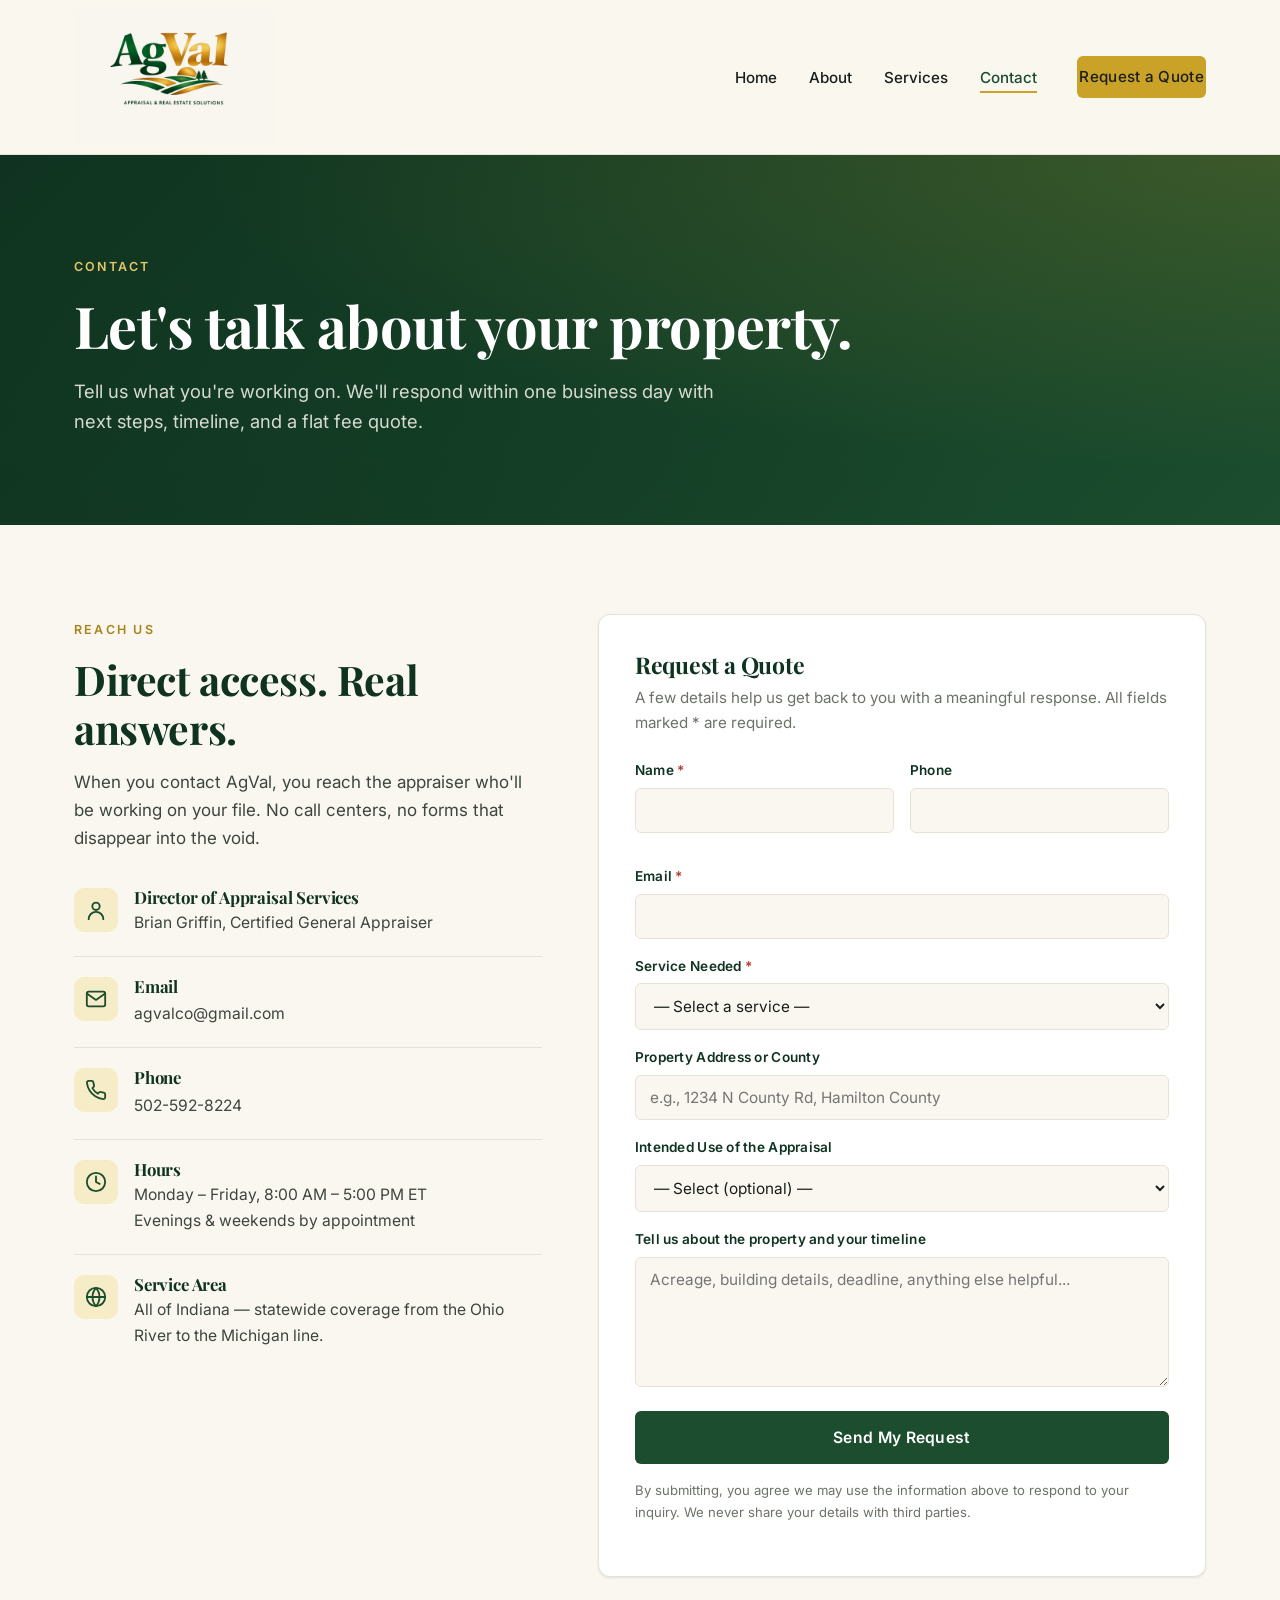
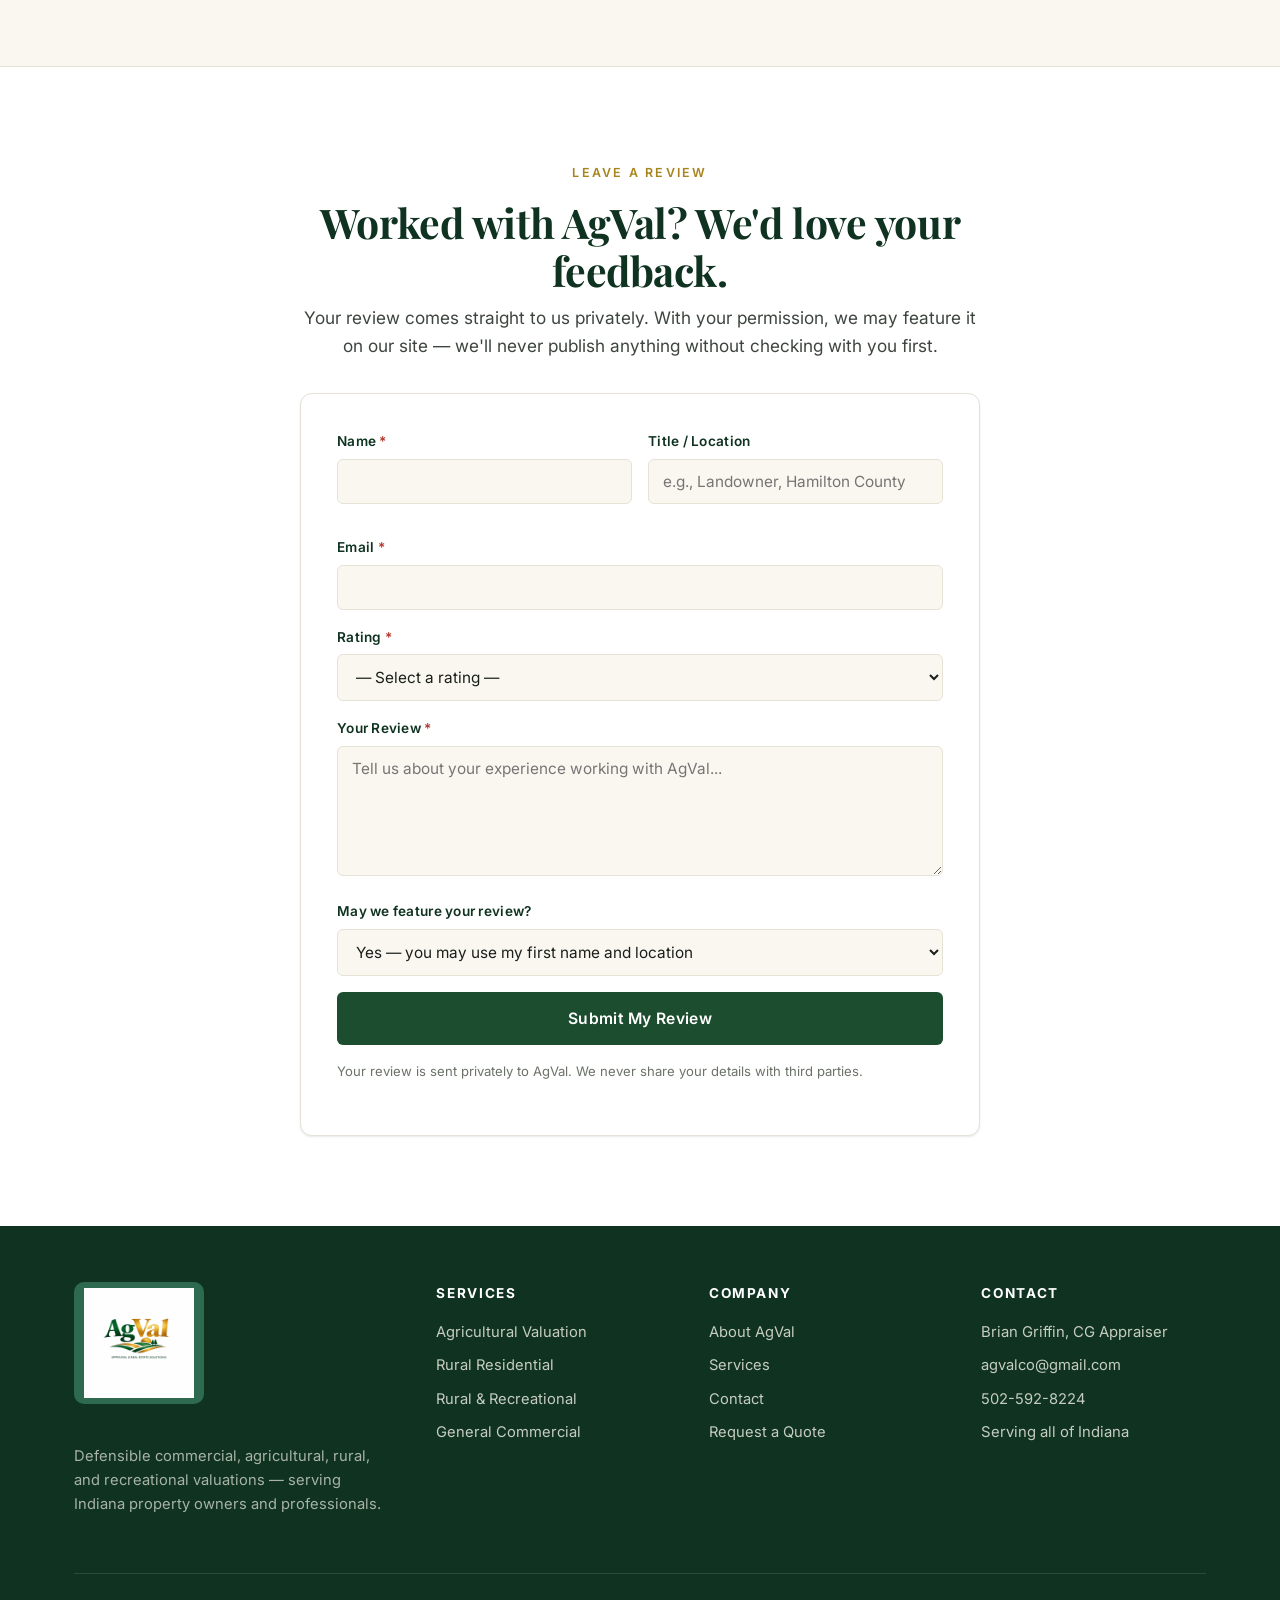
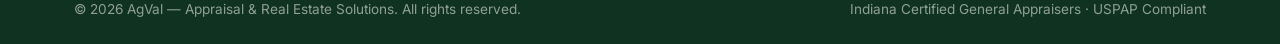
<file: contact.html>
<!DOCTYPE html>
<html lang="en">
<head>
  <meta charset="UTF-8" />
  <meta name="viewport" content="width=device-width, initial-scale=1.0" />
  <title>Contact AgVal | Request an Indiana Appraisal Quote</title>
  <meta name="description" content="Request a quote for an Indiana commercial, agricultural, rural residential, or recreational property appraisal. AgVal responds within one business day." />
  <meta name="keywords" content="Indiana appraisal quote, contact appraiser Indiana, AgVal contact, request farm appraisal" />
  <meta name="theme-color" content="#1B4D2E" />

  <link rel="preconnect" href="https://fonts.googleapis.com" />
  <link rel="preconnect" href="https://fonts.gstatic.com" crossorigin />
  <link href="https://fonts.googleapis.com/css2?family=Inter:wght@400;500;600;700&family=Playfair+Display:wght@600;700;800&display=swap" rel="stylesheet" />
  <link rel="stylesheet" href="styles.css" />
</head>
<body>

  <header class="site-header">
    <nav class="nav" aria-label="Primary">
      <a href="index.html" class="brand" aria-label="AgVal home">
        <img src="agval-logo.png" alt="AgVal — Appraisal & Real Estate Solutions" class="brand-logo" />
      </a>
      <button class="nav-toggle" aria-label="Toggle menu" aria-expanded="false" aria-controls="primary-nav">
        <svg viewBox="0 0 24 24" fill="none" stroke="currentColor" stroke-width="2.2" stroke-linecap="round"><line x1="4" y1="7"  x2="20" y2="7"/><line x1="4" y1="12" x2="20" y2="12"/><line x1="4" y1="17" x2="20" y2="17"/></svg>
      </button>
      <ul class="nav-links" id="primary-nav">
        <li><a href="index.html">Home</a></li>
        <li><a href="about.html">About</a></li>
        <li><a href="services.html">Services</a></li>
        <li><a href="contact.html" class="active">Contact</a></li>
        <li class="nav-cta"><a href="contact.html" class="btn btn-gold">Request a Quote</a></li>
      </ul>
    </nav>
  </header>

  <main>

    <!-- ============== PAGE HEADER ============== -->
    <section class="page-header">
      <div class="container">
        <span class="eyebrow">Contact</span>
        <h1>Let's talk about your property.</h1>
        <p>Tell us what you're working on. We'll respond within one business day with next steps, timeline, and a flat fee quote.</p>
      </div>
    </section>

    <!-- ============== CONTACT ============== -->
    <section>
      <div class="container">
        <div class="contact-grid">

          <!-- LEFT: Info -->
          <div class="contact-info reveal">
            <span class="eyebrow">Reach Us</span>
            <h2>Direct access. Real answers.</h2>
            <p>When you contact AgVal, you reach the appraiser who'll be working on your file. No call centers, no forms that disappear into the void.</p>

            <div class="contact-block">
              <div class="contact-block-icon" aria-hidden="true">
                <svg viewBox="0 0 24 24" fill="none" stroke="currentColor" stroke-width="2" stroke-linecap="round" stroke-linejoin="round"><circle cx="12" cy="8" r="4"/><path d="M4 22a8 8 0 0 1 16 0"/></svg>
              </div>
              <div>
                <h4>Director of Appraisal Services</h4>
                <p>Brian Griffin, Certified General Appraiser</p>
              </div>
            </div>

            <div class="contact-block">
              <div class="contact-block-icon" aria-hidden="true">
                <svg viewBox="0 0 24 24" fill="none" stroke="currentColor" stroke-width="2" stroke-linecap="round" stroke-linejoin="round"><path d="M4 4h16c1.1 0 2 .9 2 2v12c0 1.1-.9 2-2 2H4c-1.1 0-2-.9-2-2V6c0-1.1.9-2 2-2z"/><polyline points="22,6 12,13 2,6"/></svg>
              </div>
              <div>
                <h4>Email</h4>
                <a href="mailto:agvalco@gmail.com">agvalco@gmail.com</a>
              </div>
            </div>

            <div class="contact-block">
              <div class="contact-block-icon" aria-hidden="true">
                <svg viewBox="0 0 24 24" fill="none" stroke="currentColor" stroke-width="2" stroke-linecap="round" stroke-linejoin="round"><path d="M22 16.92v3a2 2 0 0 1-2.18 2 19.79 19.79 0 0 1-8.63-3.07 19.5 19.5 0 0 1-6-6 19.79 19.79 0 0 1-3.07-8.67A2 2 0 0 1 4.11 2h3a2 2 0 0 1 2 1.72 12.84 12.84 0 0 0 .7 2.81 2 2 0 0 1-.45 2.11L8.09 9.91a16 16 0 0 0 6 6l1.27-1.27a2 2 0 0 1 2.11-.45 12.84 12.84 0 0 0 2.81.7A2 2 0 0 1 22 16.92z"/></svg>
              </div>
              <div>
                <h4>Phone</h4>
                <a href="tel:+15025928224">502-592-8224</a>
              </div>
            </div>

            <div class="contact-block">
              <div class="contact-block-icon" aria-hidden="true">
                <svg viewBox="0 0 24 24" fill="none" stroke="currentColor" stroke-width="2" stroke-linecap="round" stroke-linejoin="round"><circle cx="12" cy="12" r="10"/><polyline points="12 6 12 12 16 14"/></svg>
              </div>
              <div>
                <h4>Hours</h4>
                <p>Monday &ndash; Friday, 8:00 AM &ndash; 5:00 PM ET<br/>Evenings &amp; weekends by appointment</p>
              </div>
            </div>

            <div class="contact-block" style="border-bottom:none;">
              <div class="contact-block-icon" aria-hidden="true">
                <svg viewBox="0 0 24 24" fill="none" stroke="currentColor" stroke-width="2" stroke-linecap="round" stroke-linejoin="round"><circle cx="12" cy="12" r="10"/><path d="M2 12h20"/><path d="M12 2a15 15 0 0 1 0 20M12 2a15 15 0 0 0 0 20"/></svg>
              </div>
              <div>
                <h4>Service Area</h4>
                <p>All of Indiana &mdash; statewide coverage from the Ohio River to the Michigan line.</p>
              </div>
            </div>
          </div>

          <!-- RIGHT: Form -->
          <div class="contact-form reveal">
            <h3>Request a Quote</h3>
            <p class="form-intro">A few details help us get back to you with a meaningful response. All fields marked <span class="req">*</span> are required.</p>

            <div class="form-success" role="status" aria-live="polite">
              <strong>Thanks — your request has been sent.</strong>
              We've received your inquiry and will respond within one business day. If you don't hear back, please email us directly at <a href="mailto:agvalco@gmail.com">agvalco@gmail.com</a>.
            </div>

            <form id="contact-form" action="https://formspree.io/f/xredbaag" method="POST">
              <!-- Formspree configuration (hidden) -->
              <input type="hidden" name="_subject" value="AgVal Quote Request — New Inquiry" />
              <input type="hidden" name="_next" value="https://agvalco.com/contact.html?sent=1" />
              <!-- Honeypot: bots fill this in, real users don't see it; submissions with it filled are silently dropped -->
              <input type="text" name="_gotcha" style="display:none" tabindex="-1" autocomplete="off" />

              <div class="form-row">
                <div class="form-field">
                  <label for="name">Name <span class="req">*</span></label>
                  <input type="text" id="name" name="name" required autocomplete="name" />
                </div>
                <div class="form-field">
                  <label for="phone">Phone</label>
                  <input type="tel" id="phone" name="phone" autocomplete="tel" />
                </div>
              </div>

              <div class="form-field">
                <label for="email">Email <span class="req">*</span></label>
                <input type="email" id="email" name="email" required autocomplete="email" />
              </div>

              <div class="form-field">
                <label for="service">Service Needed <span class="req">*</span></label>
                <select id="service" name="service" required>
                  <option value="">— Select a service —</option>
                  <option>Agricultural Valuation</option>
                  <option>Rural Residential</option>
                  <option>Rural &amp; Recreational</option>
                  <option>General Commercial</option>
                  <option>Not sure — please advise</option>
                </select>
              </div>

              <div class="form-field">
                <label for="property">Property Address or County</label>
                <input type="text" id="property" name="property" placeholder="e.g., 1234 N County Rd, Hamilton County" />
              </div>

              <div class="form-field">
                <label for="purpose">Intended Use of the Appraisal</label>
                <select id="purpose" name="purpose">
                  <option value="">— Select (optional) —</option>
                  <option>Lender financing / refinance</option>
                  <option>Estate &amp; gift tax</option>
                  <option>Property tax appeal</option>
                  <option>Divorce or partition</option>
                  <option>Pre-sale / pre-purchase decision</option>
                  <option>Litigation support</option>
                  <option>1031 exchange</option>
                  <option>Conservation easement</option>
                  <option>Other</option>
                </select>
              </div>

              <div class="form-field">
                <label for="message">Tell us about the property and your timeline</label>
                <textarea id="message" name="message" placeholder="Acreage, building details, deadline, anything else helpful..."></textarea>
              </div>

              <button type="submit" class="btn btn-primary" style="width:100%;">Send My Request</button>

              <p class="form-note">By submitting, you agree we may use the information above to respond to your inquiry. We never share your details with third parties.</p>
            </form>
          </div>

        </div>
      </div>
    </section>

    <!-- ============== LEAVE A REVIEW ============== -->
    <section class="review-submit" style="background: var(--paper); border-top: 1px solid var(--hairline);">
      <div class="container">
        <div class="review-submit-inner">
          <div class="section-head reveal" style="margin-bottom: 2rem;">
            <span class="eyebrow">Leave a Review</span>
            <h2>Worked with AgVal? We'd love your feedback.</h2>
            <p>Your review comes straight to us privately. With your permission, we may feature it on our site — we'll never publish anything without checking with you first.</p>
          </div>

          <div class="contact-form reveal">
            <div class="form-success" id="review-success" role="status" aria-live="polite">
              <strong>Thank you for your review!</strong>
              We've received your feedback and truly appreciate you taking the time. If we'd like to feature it, we'll reach out first.
            </div>

            <form id="review-form" action="https://formspree.io/f/xredbaag" method="POST">
              <input type="hidden" name="_subject" value="AgVal Website — New Review Submission" />
              <input type="hidden" name="_next" value="https://agvalco.com/contact.html?review=1" />
              <input type="hidden" name="form_type" value="Customer Review" />
              <!-- Honeypot: bots fill this in, real users don't see it -->
              <input type="text" name="_gotcha" style="display:none" tabindex="-1" autocomplete="off" />

              <div class="form-row">
                <div class="form-field">
                  <label for="review-name">Name <span class="req">*</span></label>
                  <input type="text" id="review-name" name="name" required autocomplete="name" />
                </div>
                <div class="form-field">
                  <label for="review-role">Title / Location</label>
                  <input type="text" id="review-role" name="role" placeholder="e.g., Landowner, Hamilton County" />
                </div>
              </div>

              <div class="form-field">
                <label for="review-email">Email <span class="req">*</span></label>
                <input type="email" id="review-email" name="email" required autocomplete="email" />
              </div>

              <div class="form-field">
                <label for="review-rating">Rating <span class="req">*</span></label>
                <select id="review-rating" name="rating" required>
                  <option value="">— Select a rating —</option>
                  <option value="5 stars">★★★★★ — Excellent</option>
                  <option value="4 stars">★★★★ — Very good</option>
                  <option value="3 stars">★★★ — Good</option>
                  <option value="2 stars">★★ — Fair</option>
                  <option value="1 star">★ — Poor</option>
                </select>
              </div>

              <div class="form-field">
                <label for="review-text">Your Review <span class="req">*</span></label>
                <textarea id="review-text" name="review" required placeholder="Tell us about your experience working with AgVal..."></textarea>
              </div>

              <div class="form-field">
                <label for="review-permission">May we feature your review?</label>
                <select id="review-permission" name="permission_to_publish">
                  <option value="Yes — you may use my first name and location">Yes — you may use my first name and location</option>
                  <option value="Yes — but keep me anonymous">Yes — but keep me anonymous</option>
                  <option value="No — private feedback only">No — private feedback only</option>
                </select>
              </div>

              <button type="submit" class="btn btn-primary" style="width:100%;">Submit My Review</button>

              <p class="form-note">Your review is sent privately to AgVal. We never share your details with third parties.</p>
            </form>
          </div>
        </div>
      </div>
    </section>

  </main>

  <footer class="site-footer">
    <div class="container">
      <div class="footer-grid">
        <div class="footer-brand">
          <a href="index.html" class="brand" aria-label="AgVal home">
            <img src="agval-logo.png" alt="AgVal — Appraisal & Real Estate Solutions" class="brand-logo brand-logo--footer" />
          </a>
          <p>Defensible commercial, agricultural, rural, and recreational valuations — serving Indiana property owners and professionals.</p>
        </div>
        <div class="footer-col">
          <h5>Services</h5>
          <ul>
            <li><a href="services.html#agricultural">Agricultural Valuation</a></li>
            <li><a href="services.html#rural-residential">Rural Residential</a></li>
            <li><a href="services.html#recreational">Rural &amp; Recreational</a></li>
            <li><a href="services.html#commercial">General Commercial</a></li>
          </ul>
        </div>
        <div class="footer-col">
          <h5>Company</h5>
          <ul>
            <li><a href="about.html">About AgVal</a></li>
            <li><a href="services.html">Services</a></li>
            <li><a href="contact.html">Contact</a></li>
            <li><a href="contact.html">Request a Quote</a></li>
          </ul>
        </div>
        <div class="footer-col">
          <h5>Contact</h5>
          <ul>
            <li>Brian Griffin, CG Appraiser</li>
            <li><a href="mailto:agvalco@gmail.com">agvalco@gmail.com</a></li>
            <li><a href="tel:+15025928224">502-592-8224</a></li>
            <li>Serving all of Indiana</li>
          </ul>
        </div>
      </div>
      <div class="footer-bottom">
        <div>&copy; <span data-year>2026</span> AgVal — Appraisal &amp; Real Estate Solutions. All rights reserved.</div>
        <div>Indiana Certified General Appraisers · USPAP Compliant</div>
      </div>
    </div>
  </footer>

  <script src="script.js"></script>
</body>
</html>
</file>
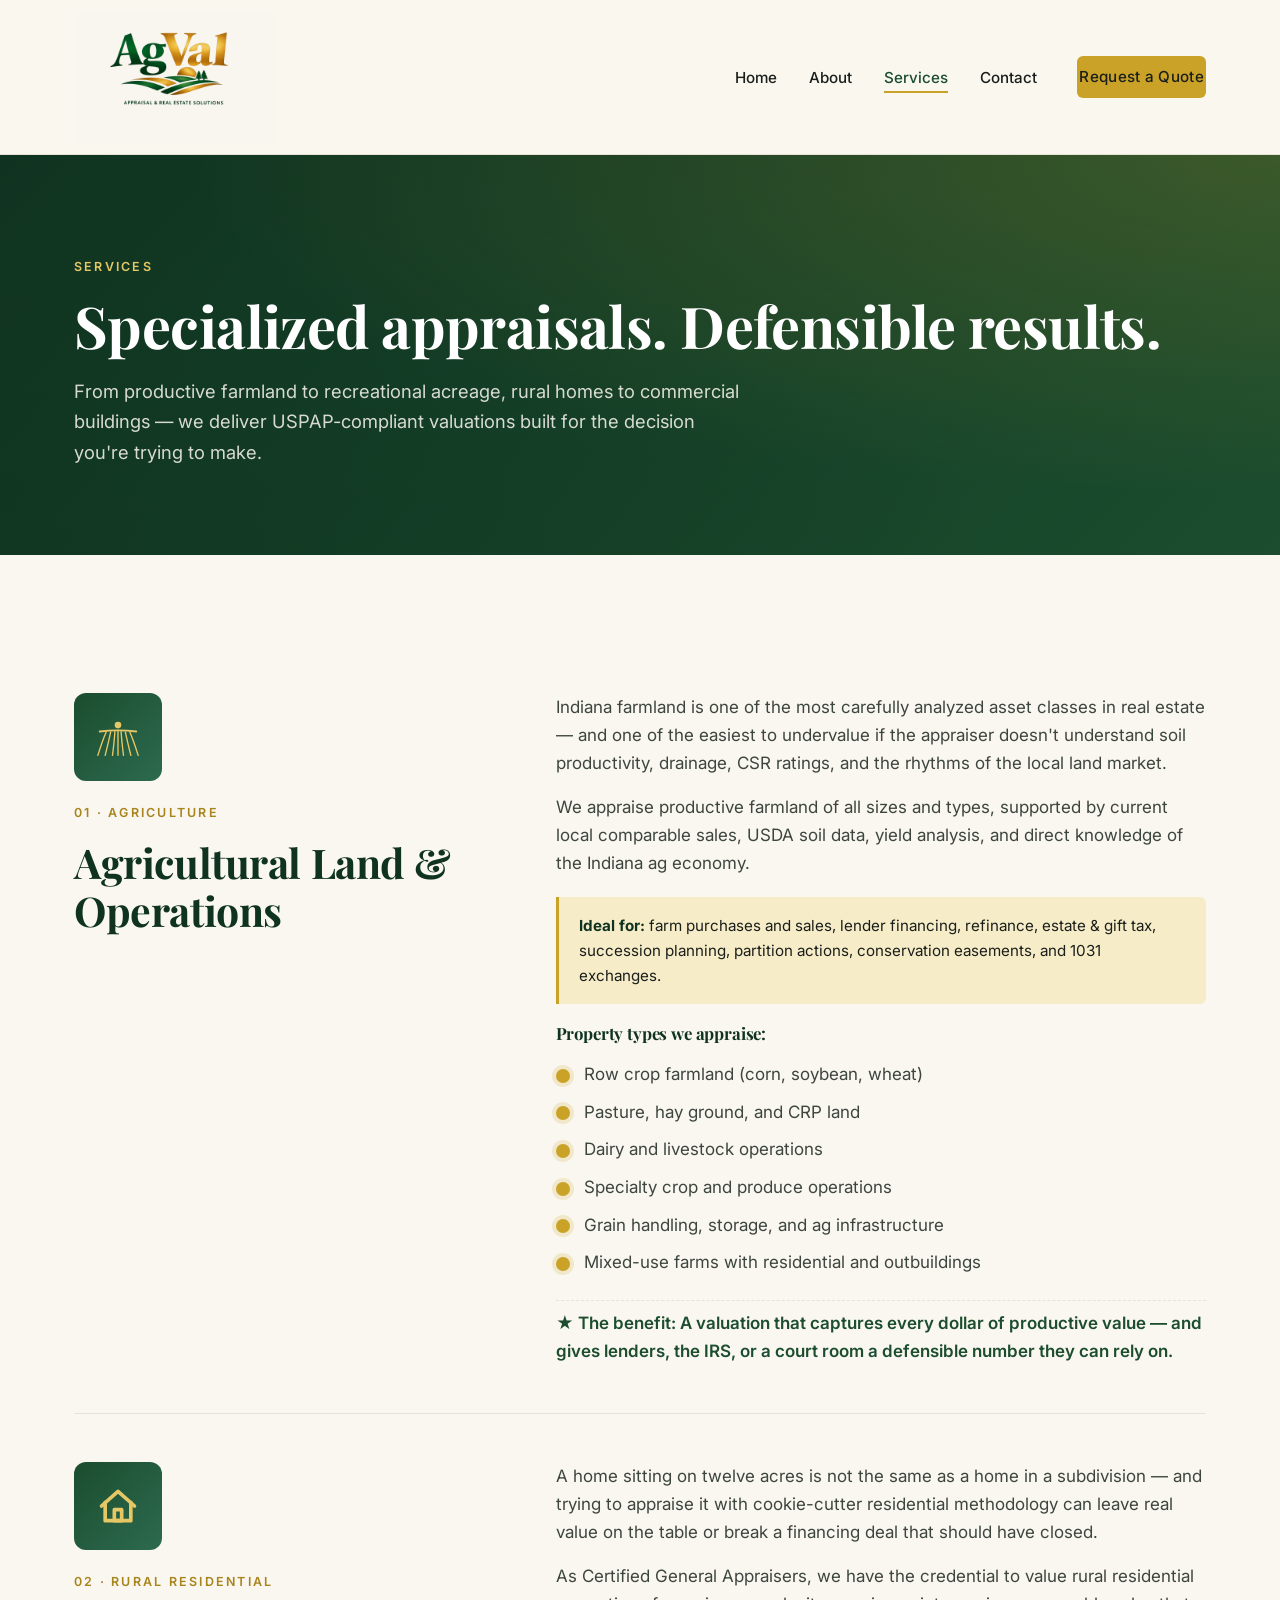
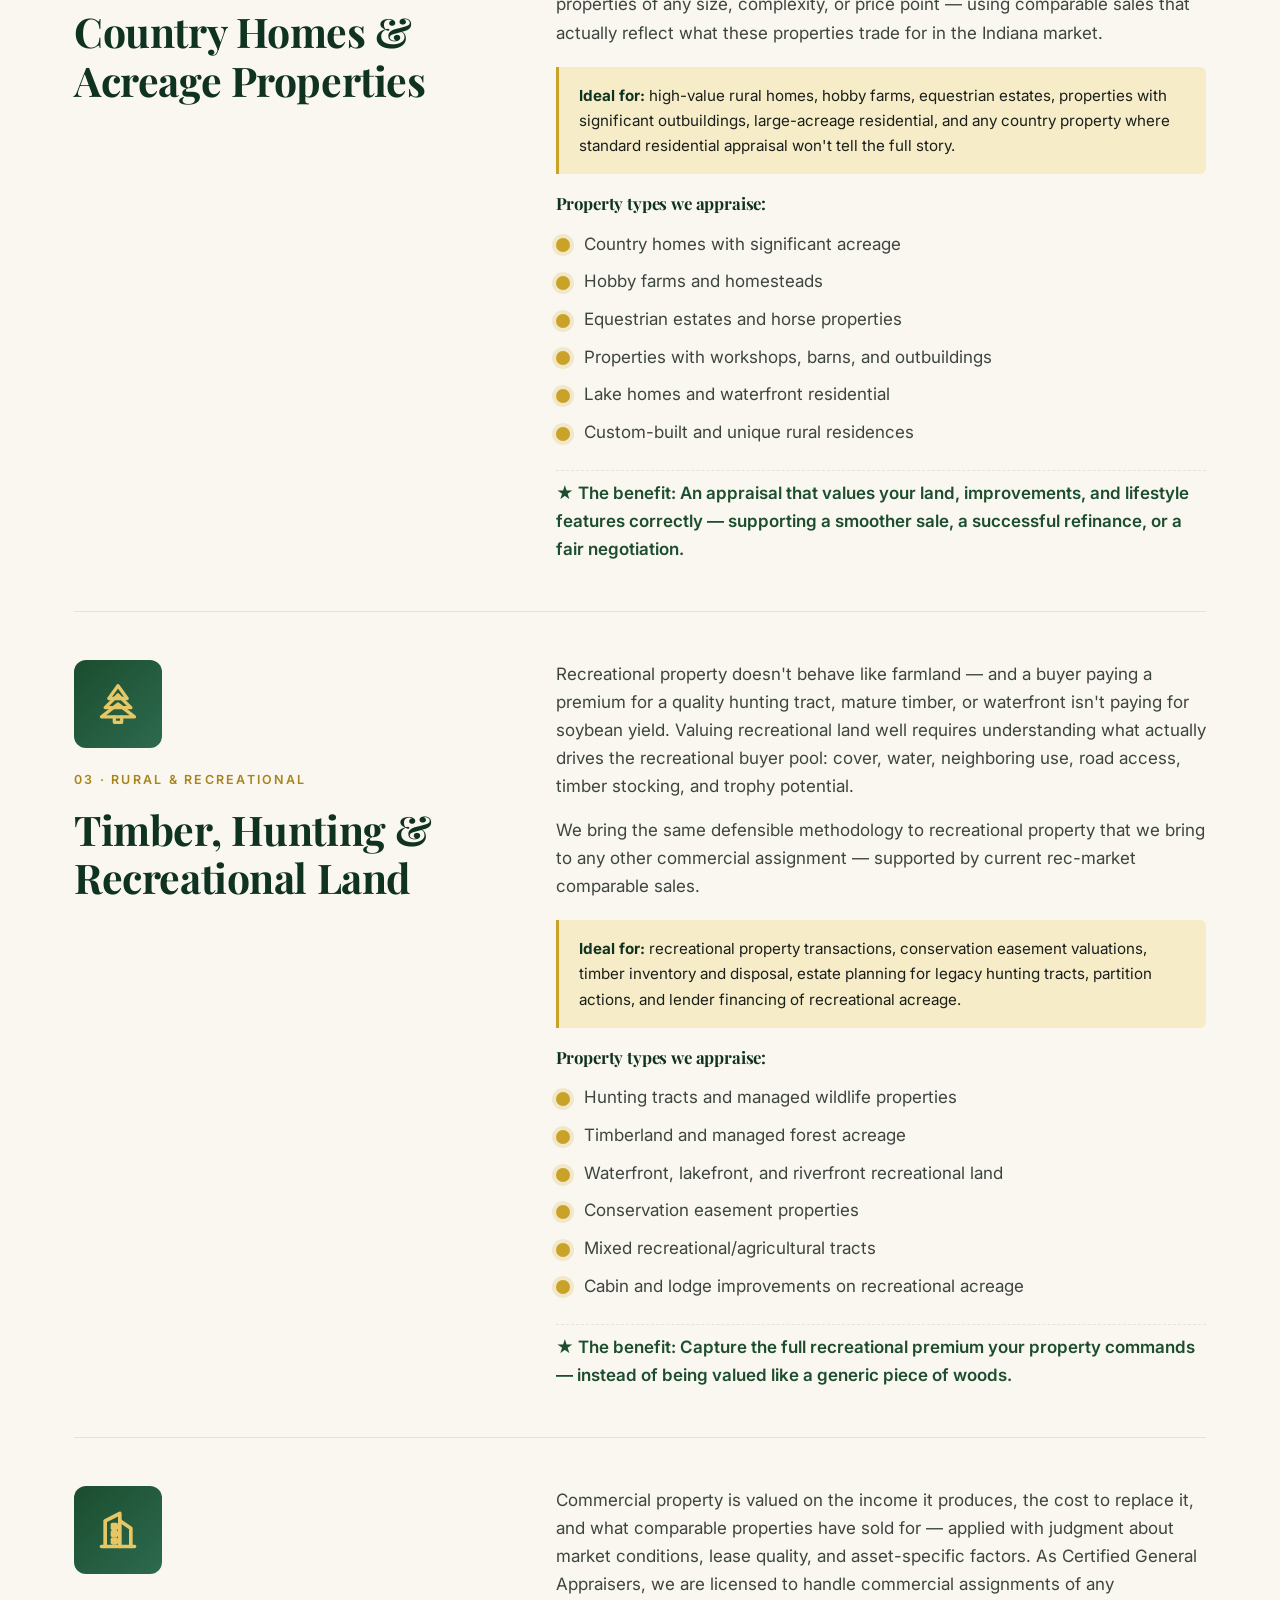
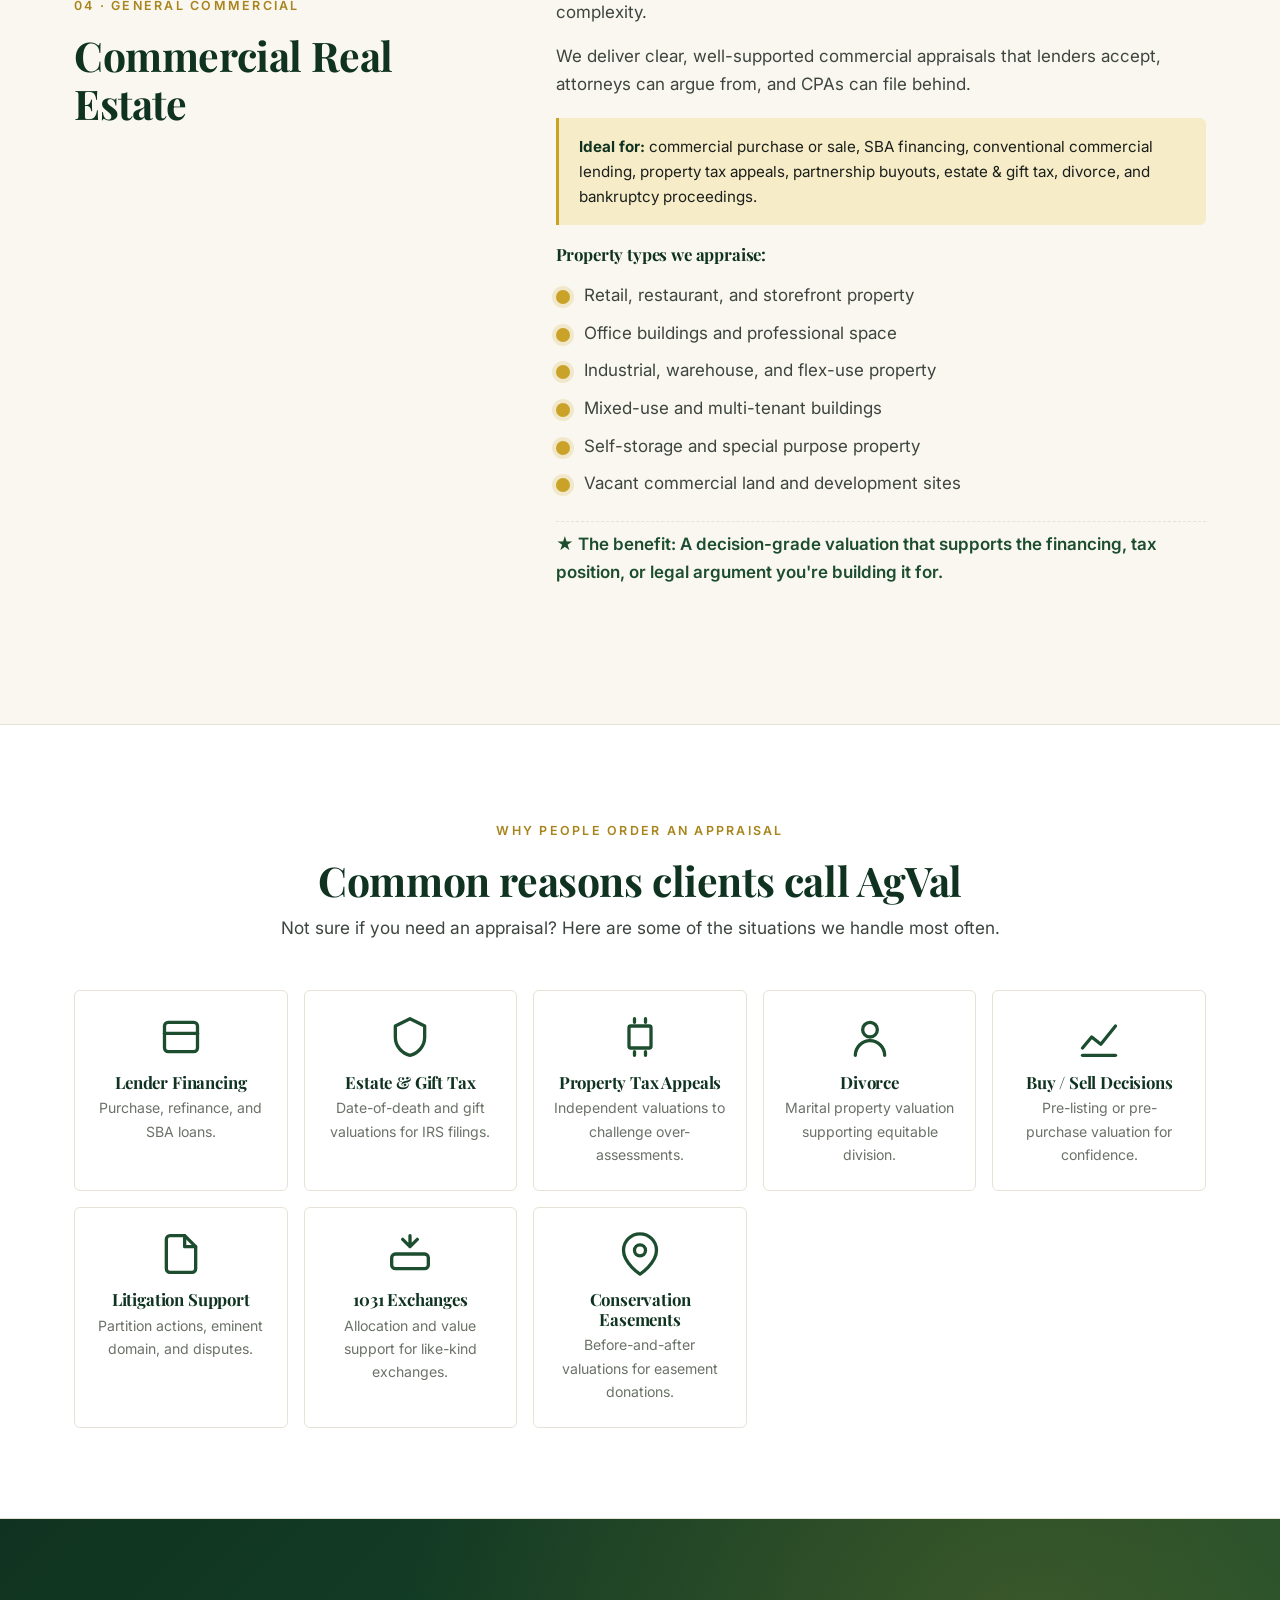
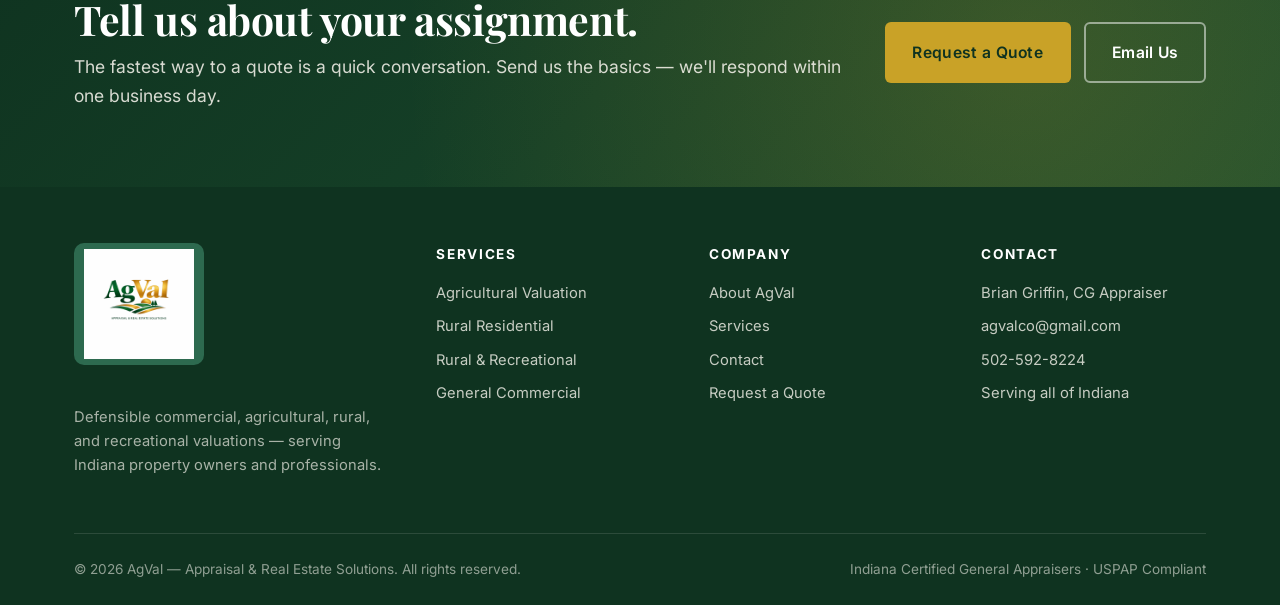
<file: services.html>
<!DOCTYPE html>
<html lang="en">
<head>
  <meta charset="UTF-8" />
  <meta name="viewport" content="width=device-width, initial-scale=1.0" />
  <title>Services | Agricultural, Rural & Commercial Appraisals in Indiana | AgVal</title>
  <meta name="description" content="AgVal services include agricultural land valuation, rural residential and recreational appraisals, and general commercial appraisals across Indiana. USPAP compliant. Lender, court, and IRS-ready." />
  <meta name="keywords" content="Indiana farm appraisal, commercial appraisal Indiana, agricultural land valuation, recreational land appraisal, rural residential appraisal, hunting land appraisal, timber appraisal, estate appraisal Indiana" />
  <meta name="theme-color" content="#1B4D2E" />

  <link rel="preconnect" href="https://fonts.googleapis.com" />
  <link rel="preconnect" href="https://fonts.gstatic.com" crossorigin />
  <link href="https://fonts.googleapis.com/css2?family=Inter:wght@400;500;600;700&family=Playfair+Display:wght@600;700;800&display=swap" rel="stylesheet" />
  <link rel="stylesheet" href="styles.css" />
</head>
<body>

  <header class="site-header">
    <nav class="nav" aria-label="Primary">
      <a href="index.html" class="brand" aria-label="AgVal home">
        <img src="agval-logo.png" alt="AgVal — Appraisal & Real Estate Solutions" class="brand-logo" />
      </a>
      <button class="nav-toggle" aria-label="Toggle menu" aria-expanded="false" aria-controls="primary-nav">
        <svg viewBox="0 0 24 24" fill="none" stroke="currentColor" stroke-width="2.2" stroke-linecap="round"><line x1="4" y1="7"  x2="20" y2="7"/><line x1="4" y1="12" x2="20" y2="12"/><line x1="4" y1="17" x2="20" y2="17"/></svg>
      </button>
      <ul class="nav-links" id="primary-nav">
        <li><a href="index.html">Home</a></li>
        <li><a href="about.html">About</a></li>
        <li><a href="services.html" class="active">Services</a></li>
        <li><a href="contact.html">Contact</a></li>
        <li class="nav-cta"><a href="contact.html" class="btn btn-gold">Request a Quote</a></li>
      </ul>
    </nav>
  </header>

  <main>

    <!-- ============== PAGE HEADER ============== -->
    <section class="page-header">
      <div class="container">
        <span class="eyebrow">Services</span>
        <h1>Specialized appraisals. Defensible results.</h1>
        <p>From productive farmland to recreational acreage, rural homes to commercial buildings — we deliver USPAP-compliant valuations built for the decision you're trying to make.</p>
      </div>
    </section>

    <!-- ============== SERVICES DETAIL ============== -->
    <section>
      <div class="container">

        <!-- AGRICULTURAL -->
        <div class="service-detail" id="agricultural">
          <div class="reveal">
            <div class="service-detail-icon" aria-hidden="true">
              <svg viewBox="0 0 24 24">
                <!-- Sun on the horizon -->
                <circle cx="12" cy="5.5" r="1.8" fill="currentColor"/>
                <!-- Horizon line (slight curve) -->
                <path d="M2 9 Q12 7.8 22 9" stroke="currentColor" stroke-width="1" stroke-linecap="round" fill="none"/>
                <!-- Field rows in perspective, fanning toward the viewer -->
                <g stroke="currentColor" stroke-width="0.75" stroke-linecap="round" fill="none">
                  <path d="M5.5  9.4 Q3.5  14  1   22"/>
                  <path d="M8    9.2 Q7    14  5   22"/>
                  <path d="M10.3 9.1 Q10   14  9   22"/>
                  <path d="M12   9   Q12   14 12   22"/>
                  <path d="M13.7 9.1 Q14   14 15   22"/>
                  <path d="M16   9.2 Q17   14 19   22"/>
                  <path d="M18.5 9.4 Q20.5 14 23  22"/>
                </g>
              </svg>
            </div>
            <span class="eyebrow">01 · Agriculture</span>
            <h2>Agricultural Land &amp; Operations</h2>
          </div>
          <div class="reveal">
            <p>Indiana farmland is one of the most carefully analyzed asset classes in real estate — and one of the easiest to undervalue if the appraiser doesn't understand soil productivity, drainage, CSR ratings, and the rhythms of the local land market.</p>
            <p>We appraise productive farmland of all sizes and types, supported by current local comparable sales, USDA soil data, yield analysis, and direct knowledge of the Indiana ag economy.</p>

            <div class="ideal-for">
              <strong>Ideal for:</strong> farm purchases and sales, lender financing, refinance, estate &amp; gift tax, succession planning, partition actions, conservation easements, and 1031 exchanges.
            </div>

            <h4>Property types we appraise:</h4>
            <ul>
              <li>Row crop farmland (corn, soybean, wheat)</li>
              <li>Pasture, hay ground, and CRP land</li>
              <li>Dairy and livestock operations</li>
              <li>Specialty crop and produce operations</li>
              <li>Grain handling, storage, and ag infrastructure</li>
              <li>Mixed-use farms with residential and outbuildings</li>
            </ul>

            <div class="benefit" style="color: var(--forest-700); font-weight:600; padding-top:0.5rem; border-top: 1px dashed var(--hairline);">
              ★ The benefit: A valuation that captures every dollar of productive value — and gives lenders, the IRS, or a court room a defensible number they can rely on.
            </div>
          </div>
        </div>

        <!-- RURAL RESIDENTIAL -->
        <div class="service-detail" id="rural-residential">
          <div class="reveal">
            <div class="service-detail-icon" aria-hidden="true">
              <svg viewBox="0 0 24 24" fill="none" stroke="currentColor" stroke-width="2" stroke-linecap="round" stroke-linejoin="round"><path d="M3 12 12 4l9 8"/><path d="M5 10v10h14V10"/><rect x="10" y="14" width="4" height="6"/></svg>
            </div>
            <span class="eyebrow">02 · Rural Residential</span>
            <h2>Country Homes &amp; Acreage Properties</h2>
          </div>
          <div class="reveal">
            <p>A home sitting on twelve acres is not the same as a home in a subdivision — and trying to appraise it with cookie-cutter residential methodology can leave real value on the table or break a financing deal that should have closed.</p>
            <p>As Certified General Appraisers, we have the credential to value rural residential properties of any size, complexity, or price point — using comparable sales that actually reflect what these properties trade for in the Indiana market.</p>

            <div class="ideal-for">
              <strong>Ideal for:</strong> high-value rural homes, hobby farms, equestrian estates, properties with significant outbuildings, large-acreage residential, and any country property where standard residential appraisal won't tell the full story.
            </div>

            <h4>Property types we appraise:</h4>
            <ul>
              <li>Country homes with significant acreage</li>
              <li>Hobby farms and homesteads</li>
              <li>Equestrian estates and horse properties</li>
              <li>Properties with workshops, barns, and outbuildings</li>
              <li>Lake homes and waterfront residential</li>
              <li>Custom-built and unique rural residences</li>
            </ul>

            <div class="benefit" style="color: var(--forest-700); font-weight:600; padding-top:0.5rem; border-top: 1px dashed var(--hairline);">
              ★ The benefit: An appraisal that values your land, improvements, and lifestyle features correctly — supporting a smoother sale, a successful refinance, or a fair negotiation.
            </div>
          </div>
        </div>

        <!-- RECREATIONAL -->
        <div class="service-detail" id="recreational">
          <div class="reveal">
            <div class="service-detail-icon" aria-hidden="true">
              <svg viewBox="0 0 24 24" fill="none" stroke="currentColor" stroke-width="1.8" stroke-linecap="round" stroke-linejoin="round">
                <path d="M12 2 L7 9 L17 9 Z"/>
                <path d="M12 7 L5 14 L19 14 Z"/>
                <path d="M12 12 L3 19 L21 19 Z"/>
                <path d="M10 19 V22 H14 V19"/>
              </svg>
            </div>
            <span class="eyebrow">03 · Rural &amp; Recreational</span>
            <h2>Timber, Hunting &amp; Recreational Land</h2>
          </div>
          <div class="reveal">
            <p>Recreational property doesn't behave like farmland — and a buyer paying a premium for a quality hunting tract, mature timber, or waterfront isn't paying for soybean yield. Valuing recreational land well requires understanding what actually drives the recreational buyer pool: cover, water, neighboring use, road access, timber stocking, and trophy potential.</p>
            <p>We bring the same defensible methodology to recreational property that we bring to any other commercial assignment — supported by current rec-market comparable sales.</p>

            <div class="ideal-for">
              <strong>Ideal for:</strong> recreational property transactions, conservation easement valuations, timber inventory and disposal, estate planning for legacy hunting tracts, partition actions, and lender financing of recreational acreage.
            </div>

            <h4>Property types we appraise:</h4>
            <ul>
              <li>Hunting tracts and managed wildlife properties</li>
              <li>Timberland and managed forest acreage</li>
              <li>Waterfront, lakefront, and riverfront recreational land</li>
              <li>Conservation easement properties</li>
              <li>Mixed recreational/agricultural tracts</li>
              <li>Cabin and lodge improvements on recreational acreage</li>
            </ul>

            <div class="benefit" style="color: var(--forest-700); font-weight:600; padding-top:0.5rem; border-top: 1px dashed var(--hairline);">
              ★ The benefit: Capture the full recreational premium your property commands — instead of being valued like a generic piece of woods.
            </div>
          </div>
        </div>

        <!-- COMMERCIAL -->
        <div class="service-detail" id="commercial">
          <div class="reveal">
            <div class="service-detail-icon" aria-hidden="true">
              <svg viewBox="0 0 24 24" fill="none" stroke="currentColor" stroke-width="2" stroke-linecap="round" stroke-linejoin="round"><path d="M3 21h18"/><path d="M5 21V7l8-4v18"/><path d="M19 21V11l-6-4"/><rect x="9" y="9" width="2" height="2"/><rect x="9" y="13" width="2" height="2"/><rect x="9" y="17" width="2" height="2"/></svg>
            </div>
            <span class="eyebrow">04 · General Commercial</span>
            <h2>Commercial Real Estate</h2>
          </div>
          <div class="reveal">
            <p>Commercial property is valued on the income it produces, the cost to replace it, and what comparable properties have sold for — applied with judgment about market conditions, lease quality, and asset-specific factors. As Certified General Appraisers, we are licensed to handle commercial assignments of any complexity.</p>
            <p>We deliver clear, well-supported commercial appraisals that lenders accept, attorneys can argue from, and CPAs can file behind.</p>

            <div class="ideal-for">
              <strong>Ideal for:</strong> commercial purchase or sale, SBA financing, conventional commercial lending, property tax appeals, partnership buyouts, estate &amp; gift tax, divorce, and bankruptcy proceedings.
            </div>

            <h4>Property types we appraise:</h4>
            <ul>
              <li>Retail, restaurant, and storefront property</li>
              <li>Office buildings and professional space</li>
              <li>Industrial, warehouse, and flex-use property</li>
              <li>Mixed-use and multi-tenant buildings</li>
              <li>Self-storage and special purpose property</li>
              <li>Vacant commercial land and development sites</li>
            </ul>

            <div class="benefit" style="color: var(--forest-700); font-weight:600; padding-top:0.5rem; border-top: 1px dashed var(--hairline);">
              ★ The benefit: A decision-grade valuation that supports the financing, tax position, or legal argument you're building it for.
            </div>
          </div>
        </div>

      </div>
    </section>

    <!-- ============== USE CASES ============== -->
    <section style="background: var(--paper); border-top: 1px solid var(--hairline); border-bottom: 1px solid var(--hairline);">
      <div class="container">
        <div class="section-head reveal">
          <span class="eyebrow">Why People Order an Appraisal</span>
          <h2>Common reasons clients call AgVal</h2>
          <p>Not sure if you need an appraisal? Here are some of the situations we handle most often.</p>
        </div>
        <div class="audience-grid">
          <div class="audience-card reveal">
            <svg class="icon" viewBox="0 0 24 24" fill="none" stroke="currentColor" stroke-width="1.8" stroke-linecap="round" stroke-linejoin="round"><rect x="3" y="4" width="18" height="16" rx="2"/><path d="M3 10h18"/></svg>
            <h4>Lender Financing</h4>
            <p>Purchase, refinance, and SBA loans.</p>
          </div>
          <div class="audience-card reveal">
            <svg class="icon" viewBox="0 0 24 24" fill="none" stroke="currentColor" stroke-width="1.8" stroke-linecap="round" stroke-linejoin="round"><path d="M12 2 L4 6 v6 c0 5 3.5 9 8 10 4.5-1 8-5 8-10 V6 z"/></svg>
            <h4>Estate &amp; Gift Tax</h4>
            <p>Date-of-death and gift valuations for IRS filings.</p>
          </div>
          <div class="audience-card reveal">
            <svg class="icon" viewBox="0 0 24 24" fill="none" stroke="currentColor" stroke-width="1.8" stroke-linecap="round" stroke-linejoin="round"><path d="M9 2v2M15 2v2M9 20v2M15 20v2"/><rect x="6" y="6" width="12" height="12" rx="1"/></svg>
            <h4>Property Tax Appeals</h4>
            <p>Independent valuations to challenge over-assessments.</p>
          </div>
          <div class="audience-card reveal">
            <svg class="icon" viewBox="0 0 24 24" fill="none" stroke="currentColor" stroke-width="1.8" stroke-linecap="round" stroke-linejoin="round"><circle cx="12" cy="8" r="4"/><path d="M4 22a8 8 0 0 1 16 0"/></svg>
            <h4>Divorce</h4>
            <p>Marital property valuation supporting equitable division.</p>
          </div>
          <div class="audience-card reveal">
            <svg class="icon" viewBox="0 0 24 24" fill="none" stroke="currentColor" stroke-width="1.8" stroke-linecap="round" stroke-linejoin="round"><path d="M3 18 L8 12 L13 16 L21 6"/><path d="M3 22h18"/></svg>
            <h4>Buy / Sell Decisions</h4>
            <p>Pre-listing or pre-purchase valuation for confidence.</p>
          </div>
          <div class="audience-card reveal">
            <svg class="icon" viewBox="0 0 24 24" fill="none" stroke="currentColor" stroke-width="1.8" stroke-linecap="round" stroke-linejoin="round"><path d="M14 2H6a2 2 0 0 0-2 2v16a2 2 0 0 0 2 2h12a2 2 0 0 0 2-2V8z"/><polyline points="14 2 14 8 20 8"/></svg>
            <h4>Litigation Support</h4>
            <p>Partition actions, eminent domain, and disputes.</p>
          </div>
          <div class="audience-card reveal">
            <svg class="icon" viewBox="0 0 24 24" fill="none" stroke="currentColor" stroke-width="1.8" stroke-linecap="round" stroke-linejoin="round"><path d="M12 2v6m0 0 4-4m-4 4L8 4"/><rect x="2" y="12" width="20" height="8" rx="2"/></svg>
            <h4>1031 Exchanges</h4>
            <p>Allocation and value support for like-kind exchanges.</p>
          </div>
          <div class="audience-card reveal">
            <svg class="icon" viewBox="0 0 24 24" fill="none" stroke="currentColor" stroke-width="1.8" stroke-linecap="round" stroke-linejoin="round"><path d="M21 10c0 7-9 13-9 13s-9-6-9-13a9 9 0 0 1 18 0z"/><circle cx="12" cy="10" r="3"/></svg>
            <h4>Conservation Easements</h4>
            <p>Before-and-after valuations for easement donations.</p>
          </div>
        </div>
      </div>
    </section>

    <!-- ============== CTA BAND ============== -->
    <section class="cta-band">
      <div class="container">
        <div>
          <h2>Tell us about your assignment.</h2>
          <p>The fastest way to a quote is a quick conversation. Send us the basics — we'll respond within one business day.</p>
        </div>
        <div class="cta-band-actions">
          <a href="contact.html" class="btn btn-gold">Request a Quote</a>
          <a href="mailto:agvalco@gmail.com" class="btn btn-outline-light">Email Us</a>
        </div>
      </div>
    </section>

  </main>

  <footer class="site-footer">
    <div class="container">
      <div class="footer-grid">
        <div class="footer-brand">
          <a href="index.html" class="brand" aria-label="AgVal home">
            <img src="agval-logo.png" alt="AgVal — Appraisal & Real Estate Solutions" class="brand-logo brand-logo--footer" />
          </a>
          <p>Defensible commercial, agricultural, rural, and recreational valuations — serving Indiana property owners and professionals.</p>
        </div>
        <div class="footer-col">
          <h5>Services</h5>
          <ul>
            <li><a href="services.html#agricultural">Agricultural Valuation</a></li>
            <li><a href="services.html#rural-residential">Rural Residential</a></li>
            <li><a href="services.html#recreational">Rural &amp; Recreational</a></li>
            <li><a href="services.html#commercial">General Commercial</a></li>
          </ul>
        </div>
        <div class="footer-col">
          <h5>Company</h5>
          <ul>
            <li><a href="about.html">About AgVal</a></li>
            <li><a href="services.html">Services</a></li>
            <li><a href="contact.html">Contact</a></li>
            <li><a href="contact.html">Request a Quote</a></li>
          </ul>
        </div>
        <div class="footer-col">
          <h5>Contact</h5>
          <ul>
            <li>Brian Griffin, CG Appraiser</li>
            <li><a href="mailto:agvalco@gmail.com">agvalco@gmail.com</a></li>
            <li><a href="tel:+15025928224">502-592-8224</a></li>
            <li>Serving all of Indiana</li>
          </ul>
        </div>
      </div>
      <div class="footer-bottom">
        <div>&copy; <span data-year>2026</span> AgVal — Appraisal &amp; Real Estate Solutions. All rights reserved.</div>
        <div>Indiana Certified General Appraisers · USPAP Compliant</div>
      </div>
    </div>
  </footer>

  <script src="script.js"></script>
</body>
</html>
</file>
<file: styles.css>
/* ===========================================
   AgVal — Appraisal & Real Estate Solutions
   Modern · Earthy · Professional
   =========================================== */

:root {
  /* Brand palette */
  --forest-900: #0F3320;
  --forest-700: #1B4D2E;
  --forest-600: #245C39;
  --forest-500: #2D6A4F;
  --forest-300: #74A88A;

  --gold-700:   #A8841C;
  --gold-600:   #C9A227;
  --gold-500:   #D4B23C;
  --gold-300:   #E5C766;
  --gold-100:   #F6ECC8;

  --cream:      #FAF7F0;
  --paper:      #FFFFFF;
  --ink:        #1A1F1B;
  --ink-soft:   #3D453F;
  --muted:      #6B7268;
  --hairline:   #E6E2D6;

  /* Type */
  --serif: "Playfair Display", "Cormorant Garamond", Georgia, "Times New Roman", serif;
  --sans:  "Inter", -apple-system, BlinkMacSystemFont, "Segoe UI", Roboto, "Helvetica Neue", Arial, sans-serif;

  /* Layout */
  --maxw: 1180px;
  --radius: 6px;
  --radius-lg: 12px;
  --shadow-sm: 0 1px 2px rgba(15, 51, 32, 0.06), 0 1px 3px rgba(15, 51, 32, 0.05);
  --shadow-md: 0 4px 12px rgba(15, 51, 32, 0.08), 0 2px 4px rgba(15, 51, 32, 0.06);
  --shadow-lg: 0 12px 32px rgba(15, 51, 32, 0.12);

  --transition: 220ms cubic-bezier(0.4, 0, 0.2, 1);
}

/* ---------- Reset ---------- */
*, *::before, *::after { box-sizing: border-box; }
* { margin: 0; padding: 0; }
html { scroll-behavior: smooth; -webkit-text-size-adjust: 100%; }
body {
  font-family: var(--sans);
  font-size: 17px;
  line-height: 1.65;
  color: var(--ink);
  background: var(--cream);
  -webkit-font-smoothing: antialiased;
  -moz-osx-font-smoothing: grayscale;
}
img, svg { max-width: 100%; display: block; height: auto; }
a { color: var(--forest-700); text-decoration: none; transition: color var(--transition); }
a:hover { color: var(--gold-700); }
button { font-family: inherit; cursor: pointer; border: none; background: none; }

/* ---------- Typography ---------- */
h1, h2, h3, h4 {
  font-family: var(--serif);
  font-weight: 700;
  line-height: 1.18;
  color: var(--forest-900);
  letter-spacing: -0.01em;
}
h1 { font-size: clamp(2.25rem, 4.5vw, 3.75rem); }
h2 { font-size: clamp(1.75rem, 3.2vw, 2.6rem); margin-bottom: 0.6rem; }
h3 { font-size: clamp(1.2rem, 1.8vw, 1.45rem); margin-bottom: 0.5rem; }
h4 { font-size: 1.05rem; margin-bottom: 0.35rem; }
p  { margin-bottom: 1rem; color: var(--ink-soft); }
.eyebrow {
  display: inline-block;
  font-family: var(--sans);
  font-size: 0.78rem;
  font-weight: 600;
  letter-spacing: 0.18em;
  text-transform: uppercase;
  color: var(--gold-700);
  margin-bottom: 0.9rem;
}

/* ---------- Layout primitives ---------- */
.container {
  max-width: var(--maxw);
  margin-inline: auto;
  padding-inline: 1.5rem;
}
section { padding: clamp(3.5rem, 7vw, 6.5rem) 0; }
.section-head { max-width: 720px; margin: 0 auto 3rem; text-align: center; }
.section-head p { font-size: 1.08rem; }

/* ---------- Buttons ---------- */
.btn {
  display: inline-flex;
  align-items: center;
  justify-content: center;
  gap: 0.5rem;
  padding: 0.95rem 1.6rem;
  font-size: 0.98rem;
  font-weight: 600;
  letter-spacing: 0.02em;
  border-radius: var(--radius);
  transition: all var(--transition);
  white-space: nowrap;
  border: 2px solid transparent;
}
.btn-primary {
  background: var(--forest-700);
  color: var(--paper);
}
.btn-primary:hover {
  background: var(--forest-900);
  color: var(--paper);
  transform: translateY(-1px);
  box-shadow: var(--shadow-md);
}
.btn-gold {
  background: var(--gold-600);
  color: var(--forest-900);
}
.btn-gold:hover {
  background: var(--gold-500);
  color: var(--forest-900);
  transform: translateY(-1px);
  box-shadow: var(--shadow-md);
}
.btn-outline {
  background: transparent;
  color: var(--forest-700);
  border-color: var(--forest-700);
}
.btn-outline:hover {
  background: var(--forest-700);
  color: var(--paper);
}
.btn-outline-light {
  background: transparent;
  color: var(--paper);
  border-color: rgba(255, 255, 255, 0.5);
}
.btn-outline-light:hover {
  background: var(--paper);
  color: var(--forest-900);
  border-color: var(--paper);
}

/* ---------- Header / Nav ---------- */
.site-header {
  position: sticky;
  top: 0;
  z-index: 100;
  background: rgba(250, 247, 240, 0.94);
  backdrop-filter: saturate(150%) blur(10px);
  -webkit-backdrop-filter: saturate(150%) blur(10px);
  border-bottom: 1px solid var(--hairline);
  /* NOTE: do not set overflow: hidden here — it would clip the mobile dropdown menu */
}
.nav {
  display: flex;
  align-items: center;
  justify-content: space-between;
  padding: 0.625rem 1.5rem;
  max-width: var(--maxw);
  margin-inline: auto;
}
.brand {
  display: flex;
  align-items: center;
  text-decoration: none;
  overflow: hidden;  /* clip the logo's PNG whitespace overflow without clipping the mobile menu */
}
.brand-logo {
  height: 200px;
  width: auto;
  display: block;
  margin: -33px 0;          /* let PNG whitespace overflow; .site-header clips it */
  mix-blend-mode: multiply; /* white logo bg blends with cream header */
}
.brand-logo--footer {
  height: 110px;
  width: auto;
  display: block;
  background: var(--forest-500);   /* tight forest-green pill behind the logo */
  border-radius: 10px;
  padding: 6px 10px;                /* tight — no overflow into surrounding text */
  box-sizing: content-box;          /* keep `height` as the image height; padding sits outside */
  margin: 0;                        /* reset header logo's negative margin */
  box-shadow: none;                 /* no shadow bleeding onto adjacent words */
  mix-blend-mode: normal;
}
@media (max-width: 720px) {
  .brand-logo { height: 130px; margin: -20px 0; }
  .brand-logo--footer { height: 90px; }
}
.nav-links {
  display: flex;
  align-items: center;
  gap: 2rem;
  list-style: none;
}
.nav-links a {
  font-size: 0.95rem;
  font-weight: 500;
  color: var(--ink);
  position: relative;
  padding: 0.4rem 0;
}
.nav-links a::after {
  content: "";
  position: absolute;
  left: 0; bottom: 0;
  width: 0; height: 2px;
  background: var(--gold-600);
  transition: width var(--transition);
}
.nav-links a:hover::after,
.nav-links a.active::after { width: 100%; }
.nav-links a.active { color: var(--forest-700); }
.nav-cta { margin-left: 0.5rem; }

.nav-toggle {
  display: none;
  width: 44px;
  height: 44px;
  align-items: center;
  justify-content: center;
  color: var(--forest-700);
}
.nav-toggle svg { width: 26px; height: 26px; }

/* ---------- Hero ---------- */
.hero {
  position: relative;
  overflow: hidden;
  padding: clamp(6rem, 11vw, 10rem) 0 clamp(5rem, 9vw, 8rem);
  background:
    linear-gradient(180deg, rgba(15, 51, 32, 0.45) 0%, rgba(15, 51, 32, 0.55) 50%, rgba(15, 51, 32, 0.75) 100%),
    url("pictures-for-background/IMG_7775.jpg") center center / cover no-repeat;
  color: var(--paper);
  min-height: 78vh;
  display: flex;
  align-items: center;
}
.hero::after {
  content: "";
  position: absolute;
  inset: 0;
  background: radial-gradient(ellipse at center, transparent 0%, rgba(15, 51, 32, 0.35) 100%);
  pointer-events: none;
}
.hero-inner {
  position: relative;
  z-index: 1;
  max-width: 880px;
  margin: 0 auto;
  text-align: center;
  padding-inline: 1rem;
}
.hero h1 {
  color: var(--paper);
  margin-bottom: 1.25rem;
  text-shadow: 0 2px 24px rgba(0, 0, 0, 0.45);
}
.hero h1 .accent { color: var(--gold-300); }
.hero-lede {
  font-size: clamp(1.05rem, 1.4vw, 1.25rem);
  color: rgba(250, 247, 240, 0.95);
  max-width: 680px;
  margin: 2rem auto 2.25rem;
  text-shadow: 0 2px 18px rgba(0, 0, 0, 0.7), 0 1px 4px rgba(0, 0, 0, 0.6);
}
.hero-ctas {
  display: flex;
  flex-wrap: wrap;
  gap: 0.85rem;
  margin-bottom: 2.5rem;
  justify-content: center;
}
.hero-meta {
  display: flex;
  flex-wrap: wrap;
  gap: 1.25rem 2rem;
  padding-top: 1.75rem;
  border-top: 1px solid rgba(250, 247, 240, 0.25);
  justify-content: center;
}
.hero-meta-item {
  display: flex;
  align-items: center;
  gap: 0.6rem;
  font-size: 0.92rem;
  color: rgba(250, 247, 240, 0.92);
  font-weight: 500;
  text-shadow: 0 1px 8px rgba(0, 0, 0, 0.3);
}
.hero-meta-item svg {
  width: 20px; height: 20px;
  color: var(--gold-300);
  flex-shrink: 0;
}

/* ---------- Page header (interior pages) ---------- */
.page-header {
  background: linear-gradient(135deg, var(--forest-900) 0%, var(--forest-700) 100%);
  color: var(--paper);
  padding: clamp(4rem, 8vw, 6rem) 0 clamp(3rem, 6vw, 4.5rem);
  position: relative;
  overflow: hidden;
}
.page-header::before {
  content: "";
  position: absolute;
  inset: 0;
  background:
    radial-gradient(ellipse at top right, rgba(201, 162, 39, 0.20), transparent 60%),
    radial-gradient(ellipse at bottom left, rgba(15, 51, 32, 0.4), transparent 55%);
}
.page-header .container { position: relative; }
.page-header .eyebrow { color: var(--gold-300); }
.page-header h1 { color: var(--paper); margin-bottom: 1rem; }
.page-header p {
  color: rgba(250, 247, 240, 0.85);
  font-size: 1.15rem;
  max-width: 680px;
}

/* ---------- Trust bar ---------- */
.trust-bar {
  background: var(--paper);
  border-top: 1px solid var(--hairline);
  border-bottom: 1px solid var(--hairline);
  padding: 1.75rem 0;
}
.trust-grid {
  display: grid;
  grid-template-columns: repeat(auto-fit, minmax(180px, 1fr));
  gap: 1.5rem 2rem;
  align-items: center;
}
.trust-item {
  display: flex;
  align-items: center;
  gap: 0.85rem;
  font-size: 0.92rem;
  color: var(--ink-soft);
  font-weight: 500;
}
.trust-item svg {
  width: 28px; height: 28px;
  color: var(--gold-700);
  flex-shrink: 0;
}

/* ---------- Services cards ---------- */
.services-grid {
  display: grid;
  grid-template-columns: repeat(auto-fit, minmax(265px, 1fr));
  gap: 1.5rem;
}
.service-card {
  background: var(--paper);
  border: 1px solid var(--hairline);
  border-radius: var(--radius-lg);
  padding: 2rem 1.75rem;
  transition: all var(--transition);
  position: relative;
  overflow: hidden;
}
.service-card::before {
  content: "";
  position: absolute;
  top: 0; left: 0; right: 0;
  height: 3px;
  background: linear-gradient(90deg, var(--forest-700), var(--gold-600));
  transform: scaleX(0);
  transform-origin: left;
  transition: transform var(--transition);
}
.service-card:hover {
  transform: translateY(-4px);
  box-shadow: var(--shadow-md);
  border-color: var(--gold-300);
}
.service-card:hover::before { transform: scaleX(1); }
.service-icon {
  width: 54px;
  height: 54px;
  border-radius: 12px;
  background: linear-gradient(135deg, var(--forest-700), var(--forest-500));
  display: grid;
  place-items: center;
  margin-bottom: 1.25rem;
  color: var(--gold-300);
}
.service-icon svg { width: 28px; height: 28px; }
.service-card h3 { color: var(--forest-900); }
.service-card p { font-size: 0.96rem; margin-bottom: 1rem; }
.service-card .benefit {
  font-size: 0.88rem;
  font-weight: 600;
  color: var(--forest-700);
  padding-top: 0.85rem;
  border-top: 1px dashed var(--hairline);
  display: flex;
  align-items: flex-start;
  gap: 0.5rem;
}
.service-card .benefit::before {
  content: "★";
  color: var(--gold-600);
  flex-shrink: 0;
}

/* Detailed services (services.html) */
.service-detail {
  display: grid;
  grid-template-columns: 1fr 1.5fr;
  gap: 3rem;
  align-items: start;
  padding: 3rem 0;
  border-bottom: 1px solid var(--hairline);
}
.service-detail:last-child { border-bottom: none; }
.service-detail-icon {
  width: 88px; height: 88px;
  border-radius: var(--radius-lg);
  background: linear-gradient(135deg, var(--forest-700), var(--forest-500));
  display: grid;
  place-items: center;
  color: var(--gold-300);
  margin-bottom: 1rem;
}
.service-detail-icon svg { width: 44px; height: 44px; }
.service-detail h2 { color: var(--forest-900); }
.service-detail .ideal-for {
  background: var(--gold-100);
  border-left: 3px solid var(--gold-600);
  padding: 1rem 1.25rem;
  border-radius: 0 var(--radius) var(--radius) 0;
  margin: 1.25rem 0;
  font-size: 0.95rem;
}
.service-detail .ideal-for strong { color: var(--forest-900); }
.service-detail ul {
  list-style: none;
  margin: 1rem 0 1.5rem;
}
.service-detail ul li {
  position: relative;
  padding-left: 1.75rem;
  margin-bottom: 0.6rem;
  color: var(--ink-soft);
}
.service-detail ul li::before {
  content: "";
  position: absolute;
  left: 0; top: 0.55rem;
  width: 14px; height: 14px;
  border-radius: 50%;
  background: var(--gold-600);
  box-shadow: 0 0 0 4px rgba(201, 162, 39, 0.18);
}

/* ---------- Audience / "Who we serve" ---------- */
.audience-grid {
  display: grid;
  grid-template-columns: repeat(auto-fit, minmax(190px, 1fr));
  gap: 1rem;
}
.audience-card {
  background: var(--paper);
  border: 1px solid var(--hairline);
  border-radius: var(--radius);
  padding: 1.5rem 1.25rem;
  text-align: center;
  transition: all var(--transition);
}
.audience-card:hover {
  border-color: var(--gold-600);
  background: var(--gold-100);
}
.audience-card .icon {
  width: 44px; height: 44px;
  margin: 0 auto 0.85rem;
  color: var(--forest-700);
}
.audience-card h4 { color: var(--forest-900); margin-bottom: 0.25rem; }
.audience-card p { font-size: 0.88rem; margin-bottom: 0; color: var(--muted); }

/* ---------- Reviews ---------- */
.reviews-grid {
  display: grid;
  grid-template-columns: repeat(auto-fit, minmax(280px, 1fr));
  gap: 1.5rem;
}
.review-card {
  background: var(--cream);
  border: 1px solid var(--hairline);
  border-radius: var(--radius-lg);
  padding: 2rem 1.75rem;
  display: flex;
  flex-direction: column;
  transition: all var(--transition);
}
.review-card:hover {
  transform: translateY(-4px);
  box-shadow: var(--shadow-md);
  border-color: var(--gold-300);
}
.review-stars {
  display: flex;
  gap: 0.2rem;
  margin-bottom: 1rem;
}
.review-stars svg {
  width: 20px;
  height: 20px;
  fill: var(--gold-600);
}
.review-quote {
  font-family: var(--serif);
  font-size: 1.12rem;
  line-height: 1.55;
  color: var(--forest-900);
  font-style: italic;
  margin-bottom: 1.5rem;
  flex-grow: 1;
}
.review-author {
  display: flex;
  flex-direction: column;
  padding-top: 1rem;
  border-top: 1px dashed var(--hairline);
}
.review-name {
  font-weight: 700;
  color: var(--forest-700);
}
.review-role {
  font-size: 0.85rem;
  color: var(--ink-soft);
}

/* Leave-a-review form (contact page) */
.review-submit-inner {
  max-width: 680px;
  margin: 0 auto;
}

/* ---------- About sections ---------- */
.split {
  display: grid;
  grid-template-columns: 1fr 1fr;
  gap: 4rem;
  align-items: center;
}
.split-image {
  aspect-ratio: 4 / 3;
  border-radius: var(--radius-lg);
  background: linear-gradient(135deg, var(--forest-700), var(--forest-500));
  overflow: hidden;
  box-shadow: var(--shadow-lg);
  position: relative;
}
.split-image svg,
.split-image img {
  width: 100%;
  height: 100%;
  object-fit: cover;
  display: block;
}
.values-grid {
  display: grid;
  grid-template-columns: repeat(auto-fit, minmax(240px, 1fr));
  gap: 1.5rem;
  margin-top: 2rem;
}
.value-item {
  padding: 1.5rem;
  background: var(--paper);
  border-radius: var(--radius);
  border-left: 4px solid var(--gold-600);
}
.value-item h4 { color: var(--forest-700); }
.value-item p { font-size: 0.94rem; margin-bottom: 0; }

/* ---------- Process / Steps ---------- */
.steps {
  display: grid;
  grid-template-columns: repeat(auto-fit, minmax(220px, 1fr));
  gap: 2rem;
  counter-reset: step;
}
.step {
  position: relative;
  padding-top: 3.5rem;
}
.step::before {
  counter-increment: step;
  content: counter(step, decimal-leading-zero);
  position: absolute;
  top: 0; left: 0;
  font-family: var(--serif);
  font-size: 2.5rem;
  font-weight: 700;
  color: var(--gold-600);
  line-height: 1;
}
.step h4 { color: var(--forest-900); margin-bottom: 0.5rem; }
.step p { font-size: 0.95rem; margin-bottom: 0; }

/* ---------- CTA band ---------- */
.cta-band {
  background: linear-gradient(135deg, var(--forest-900) 0%, var(--forest-700) 100%);
  color: var(--paper);
  padding: clamp(3rem, 6vw, 5rem) 0;
  position: relative;
  overflow: hidden;
}
.cta-band::before {
  content: "";
  position: absolute;
  inset: 0;
  background: radial-gradient(circle at 80% 50%, rgba(201, 162, 39, 0.20), transparent 60%);
}
.cta-band .container {
  position: relative;
  display: grid;
  grid-template-columns: 1.4fr auto;
  gap: 2.5rem;
  align-items: center;
}
.cta-band h2 { color: var(--paper); margin-bottom: 0.5rem; }
.cta-band p {
  color: rgba(250, 247, 240, 0.85);
  font-size: 1.1rem;
  margin-bottom: 0;
}
.cta-band-actions {
  display: flex;
  gap: 0.85rem;
  flex-wrap: wrap;
}

/* ---------- Contact ---------- */
.contact-grid {
  display: grid;
  grid-template-columns: 1fr 1.3fr;
  gap: 3.5rem;
  align-items: start;
}
.contact-info { }
.contact-info h2 { margin-bottom: 1rem; }
.contact-block {
  display: flex;
  gap: 1rem;
  padding: 1.25rem 0;
  border-bottom: 1px solid var(--hairline);
}
.contact-block:last-of-type { border-bottom: none; }
.contact-block-icon {
  width: 44px; height: 44px;
  border-radius: 10px;
  background: var(--gold-100);
  color: var(--forest-700);
  display: grid;
  place-items: center;
  flex-shrink: 0;
}
.contact-block-icon svg { width: 22px; height: 22px; }
.contact-block h4 { color: var(--forest-900); margin-bottom: 0.15rem; }
.contact-block a, .contact-block p {
  font-size: 0.98rem;
  color: var(--ink-soft);
  margin-bottom: 0;
}
.contact-block a:hover { color: var(--gold-700); }

.contact-form {
  background: var(--paper);
  border: 1px solid var(--hairline);
  border-radius: var(--radius-lg);
  padding: 2.25rem;
  box-shadow: var(--shadow-sm);
}
.contact-form h3 { margin-bottom: 0.4rem; color: var(--forest-900); }
.contact-form .form-intro {
  font-size: 0.95rem;
  color: var(--muted);
  margin-bottom: 1.5rem;
}
.form-row {
  display: grid;
  grid-template-columns: 1fr 1fr;
  gap: 1rem;
  margin-bottom: 1rem;
}
.form-field { margin-bottom: 1rem; }
.form-field label {
  display: block;
  font-size: 0.85rem;
  font-weight: 600;
  color: var(--forest-900);
  margin-bottom: 0.4rem;
  letter-spacing: 0.02em;
}
.form-field label .req { color: #B23A2E; }
.form-field input,
.form-field select,
.form-field textarea {
  width: 100%;
  padding: 0.75rem 0.9rem;
  font-family: inherit;
  font-size: 0.96rem;
  color: var(--ink);
  background: var(--cream);
  border: 1px solid var(--hairline);
  border-radius: var(--radius);
  transition: all var(--transition);
}
.form-field input:focus,
.form-field select:focus,
.form-field textarea:focus {
  outline: none;
  border-color: var(--forest-500);
  background: var(--paper);
  box-shadow: 0 0 0 3px rgba(45, 106, 79, 0.12);
}
.form-field textarea { min-height: 130px; resize: vertical; }
.form-note {
  font-size: 0.82rem;
  color: var(--muted);
  margin-top: 1rem;
}
.form-success {
  background: var(--gold-100);
  border-left: 4px solid var(--gold-600);
  padding: 1rem 1.25rem;
  border-radius: 0 var(--radius) var(--radius) 0;
  margin-bottom: 1.25rem;
  display: none;
}
.form-success.show { display: block; }
.form-success strong { color: var(--forest-900); }

/* ---------- Footer ---------- */
.site-footer {
  background: var(--forest-900);
  color: rgba(250, 247, 240, 0.78);
  padding: 3.5rem 0 1.5rem;
  font-size: 0.93rem;
}
.footer-grid {
  display: grid;
  grid-template-columns: 1.4fr 1fr 1fr 1fr;
  gap: 3rem;
  margin-bottom: 2.5rem;
}
.footer-brand .brand-name { color: var(--paper); }
.footer-brand .brand-tag { color: var(--gold-300); }
.footer-brand p {
  color: rgba(250, 247, 240, 0.65);
  margin-top: 2.5rem;
  font-size: 0.92rem;
}
.footer-col h5 {
  color: var(--paper);
  font-family: var(--sans);
  font-size: 0.85rem;
  font-weight: 700;
  letter-spacing: 0.12em;
  text-transform: uppercase;
  margin-bottom: 1rem;
}
.footer-col ul { list-style: none; }
.footer-col ul li { margin-bottom: 0.55rem; }
.footer-col a {
  color: rgba(250, 247, 240, 0.78);
  font-size: 0.92rem;
}
.footer-col a:hover { color: var(--gold-300); }
.footer-bottom {
  border-top: 1px solid rgba(250, 247, 240, 0.12);
  padding-top: 1.5rem;
  display: flex;
  justify-content: space-between;
  flex-wrap: wrap;
  gap: 1rem;
  font-size: 0.85rem;
  color: rgba(250, 247, 240, 0.55);
}

/* ---------- Reveal on scroll ---------- */
.reveal {
  opacity: 0;
  transform: translateY(20px);
  transition: opacity 0.7s ease, transform 0.7s ease;
}
.reveal.in-view {
  opacity: 1;
  transform: translateY(0);
}

/* ---------- Responsive ---------- */
.hero .eyebrow { color: var(--gold-300); }

@media (max-width: 960px) {
  .split,
  .contact-grid,
  .service-detail {
    grid-template-columns: 1fr;
    gap: 2.5rem;
  }
  .cta-band .container { grid-template-columns: 1fr; text-align: center; }
  .cta-band-actions { justify-content: center; }
  .footer-grid {
    grid-template-columns: 1fr 1fr;
    gap: 2rem;
  }
}

@media (max-width: 720px) {
  body { font-size: 16px; }
  .nav-toggle { display: inline-flex; }
  .nav-links {
    position: absolute;
    top: 100%;
    left: 0; right: 0;
    flex-direction: column;
    align-items: stretch;
    gap: 0;
    background: var(--paper);
    border-bottom: 1px solid var(--hairline);
    padding: 0.5rem 0;
    box-shadow: var(--shadow-md);
    display: none;
  }
  .nav-links.open { display: flex; }
  .nav-links li { width: 100%; }
  .nav-links a {
    display: block;
    padding: 0.85rem 1.5rem;
    border-bottom: 1px solid var(--hairline);
  }
  .nav-links a::after { display: none; }
  .nav-links li:last-child a { border-bottom: none; }
  .nav-cta {
    margin: 0.75rem 1.5rem;
    text-align: center;
  }
  .form-row { grid-template-columns: 1fr; }
  .footer-grid { grid-template-columns: 1fr; gap: 2rem; }
  .footer-bottom { flex-direction: column; text-align: center; }
}

@media (prefers-reduced-motion: reduce) {
  html { scroll-behavior: auto; }
  *, *::before, *::after {
    animation-duration: 0.01ms !important;
    transition-duration: 0.01ms !important;
  }
  .reveal { opacity: 1; transform: none; }
}
</file>
